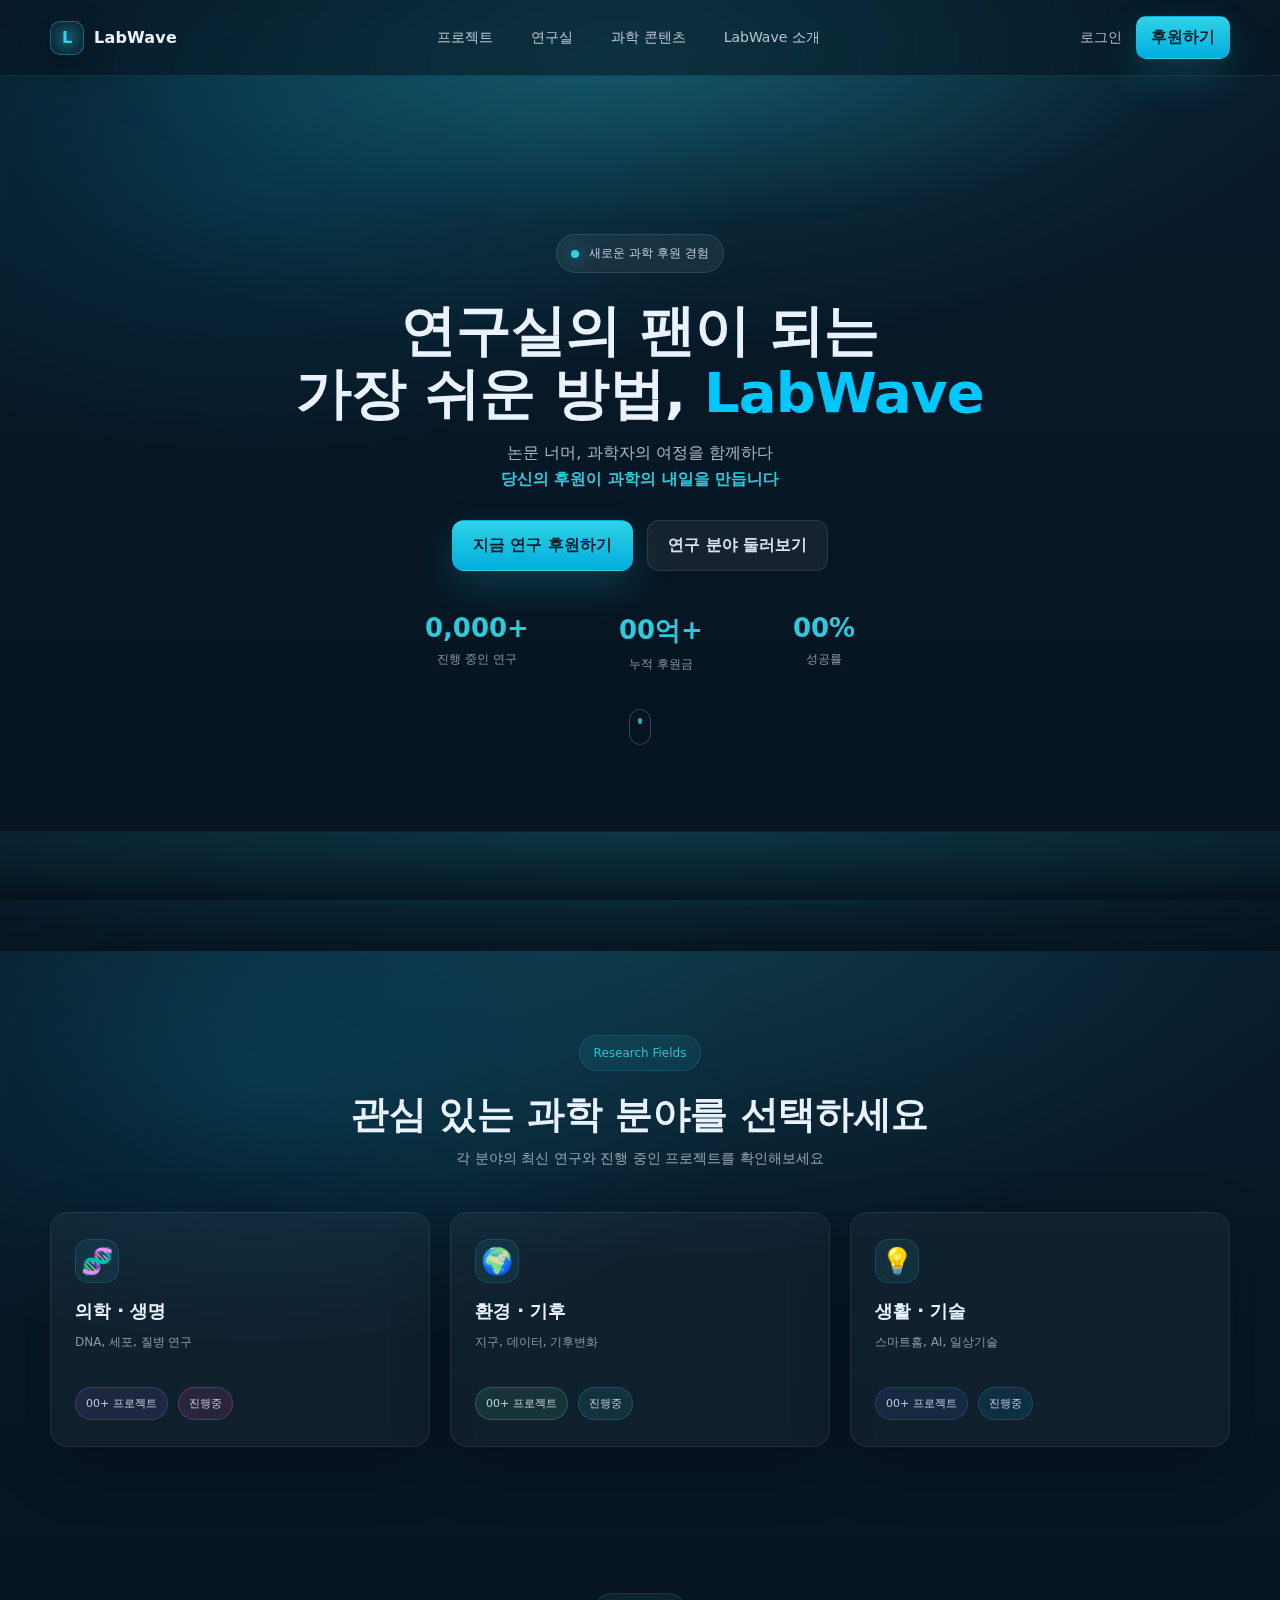
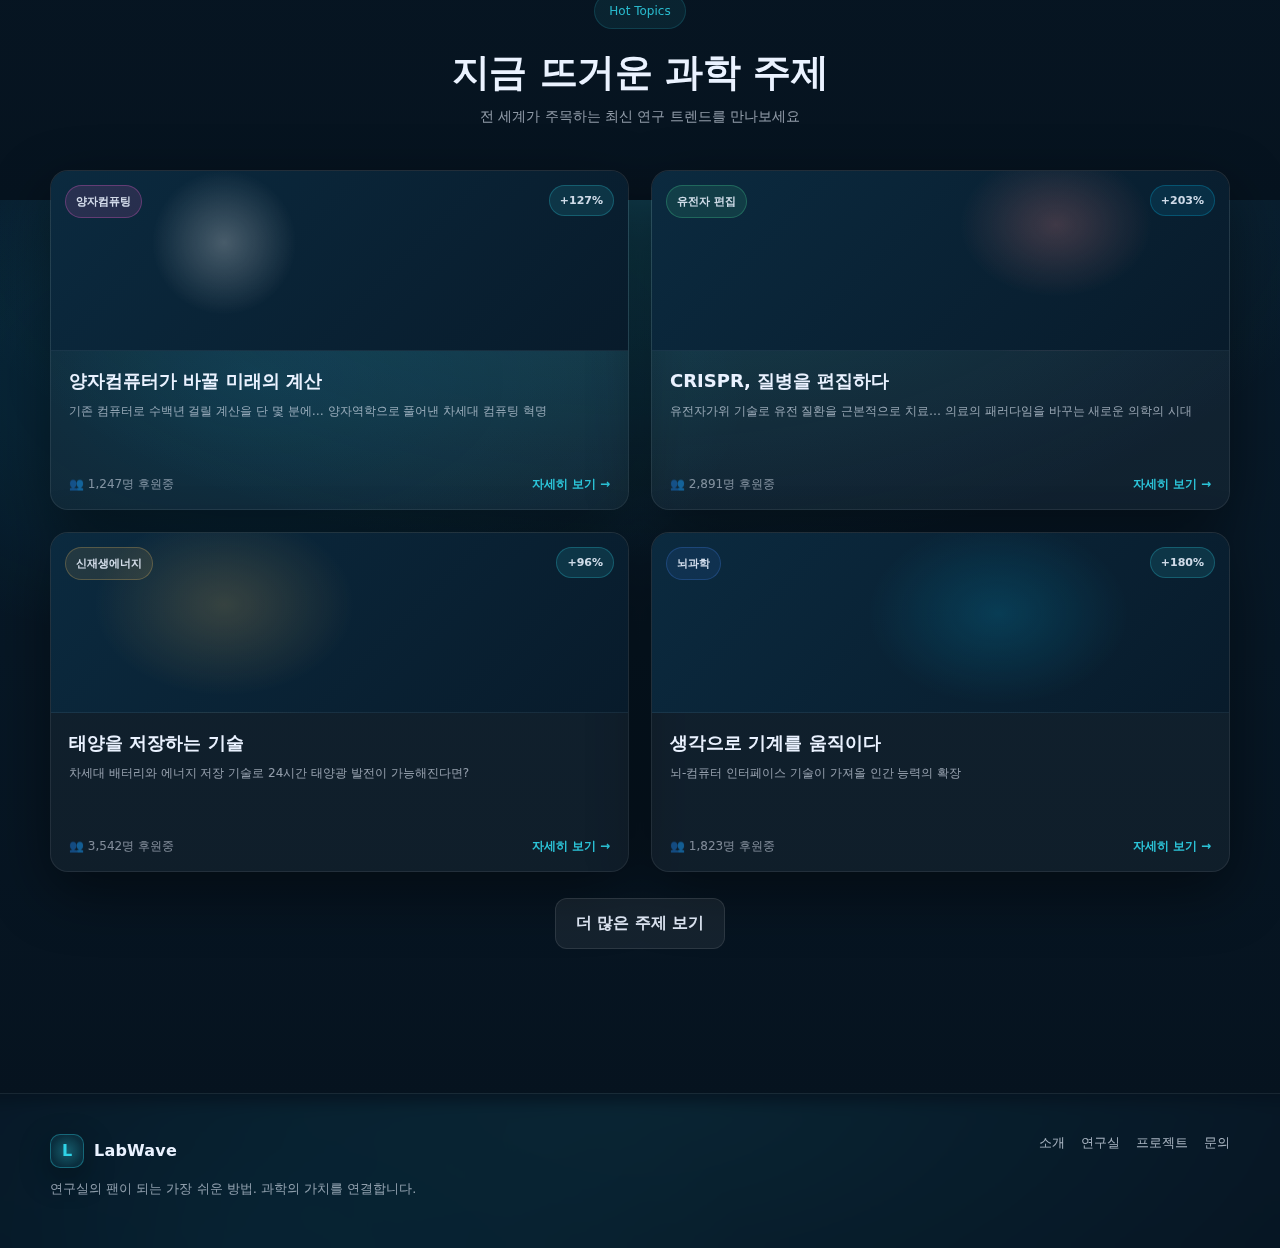
<file: index.html>
<!doctype html>
<html lang="ko">
<head>
  <meta charset="utf-8" />
  <meta name="viewport" content="width=device-width, initial-scale=1" />
  <title>LabWave Demo</title>
  <link rel="stylesheet" href="style.css" />
</head>

<body>
  <!-- 배경(별/그라디언트) -->
  <div class="bg" aria-hidden="true">
    <div class="stars"></div>
    <div class="stars stars2"></div>
    <div class="glow"></div>
  </div>

  <!-- 상단바 -->
  <header class="navbar">
    <div class="container nav-inner">
      <div class="brand">
        <div class="brand-mark">L</div>
        <div class="brand-name">LabWave</div>
      </div>

      <nav class="nav">
        <a href="#projects">프로젝트</a>
        <a href="#labs">연구실</a>
        <a href="#content">과학 콘텐츠</a>
        <a href="#about">LabWave 소개</a>
      </nav>

      <div class="nav-actions">
        <a class="nav-link subtle" href="#login">로그인</a>
        <a class="btn btn-primary btn-sm" href="#join">후원하기</a>
      </div>
    </div>
  </header>

  <main>
    <!-- HERO -->
    <section class="hero" id="top">
      <div class="container hero-inner">
        <div class="pill">
          <span class="dot"></span>
          새로운 과학 후원 경험
        </div>

        <h1 class="hero-title">
          연구실의 팬이 되는<br />
          가장 쉬운 방법, <span class="accent">LabWave</span>
        </h1>

        <p class="hero-sub">
          논문 너머, 과학자의 여정을 함께하다<br />
          <span class="accent2">당신의 후원이 과학의 내일을 만듭니다</span>
        </p>

        <div class="hero-cta">
          <a class="btn btn-primary" href="#join">지금 연구 후원하기</a>
          <a class="btn btn-ghost" href="#fields">연구 분야 둘러보기</a>
        </div>

        <div class="stats">
          <div class="stat">
            <div class="stat-value">0,000+</div>
            <div class="stat-label">진행 중인 연구</div>
          </div>
          <div class="stat">
            <div class="stat-value">00억+</div>
            <div class="stat-label">누적 후원금</div>
          </div>
          <div class="stat">
            <div class="stat-value">00%</div>
            <div class="stat-label">성공률</div>
          </div>
        </div>

        <div class="scroll-hint" aria-hidden="true">
          <div class="mouse"></div>
        </div>
      </div>

      <div class="hero-wave" aria-hidden="true"></div>
    </section>

    <!-- RESEARCH FIELDS -->
    <section id="fields" class="section">
      <div class="container">
        <div class="section-head">
          <span class="section-pill">Research Fields</span>
          <h2 class="section-title">관심 있는 과학 분야를 선택하세요</h2>
          <p class="section-sub">
            각 분야의 최신 연구와 진행 중인 프로젝트를 확인해보세요
          </p>
        </div>

        <div class="field-grid">
          <article class="field-card">
            <div class="field-icon">🧬</div>
            <h3 class="field-title">의학 · 생명</h3>
            <p class="field-desc">DNA, 세포, 질병 연구</p>
            <div class="chips">
              <span class="chip chip-purple">00+ 프로젝트</span>
              <span class="chip chip-pink">진행중</span>
            </div>
          </article>

          <article class="field-card">
            <div class="field-icon">🌍</div>
            <h3 class="field-title">환경 · 기후</h3>
            <p class="field-desc">지구, 데이터, 기후변화</p>
            <div class="chips">
              <span class="chip chip-green">00+ 프로젝트</span>
              <span class="chip chip-teal">진행중</span>
            </div>
          </article>

          <article class="field-card">
            <div class="field-icon">💡</div>
            <h3 class="field-title">생활 · 기술</h3>
            <p class="field-desc">스마트홈, AI, 일상기술</p>
            <div class="chips">
              <span class="chip chip-blue">00+ 프로젝트</span>
              <span class="chip chip-sky">진행중</span>
            </div>
          </article>
        </div>
      </div>
    </section>

    <!-- HOT TOPICS -->
    <section id="content" class="section section-tight">
      <div class="container">
        <div class="section-head">
          <span class="section-pill">Hot Topics</span>
          <h2 class="section-title">지금 뜨거운 과학 주제</h2>
          <p class="section-sub">전 세계가 주목하는 최신 연구 트렌드를 만나보세요</p>
        </div>

        <div class="topic-grid">
          <article class="topic-card">
            <div class="topic-media media-1">
              <span class="badge badge-pink">양자컴퓨팅</span>
              <span class="badge badge-teal badge-right">+127%</span>
            </div>
            <div class="topic-body">
              <h3 class="topic-title">양자컴퓨터가 바꿀 미래의 계산</h3>
              <p class="topic-desc">
                기존 컴퓨터로 수백년 걸릴 계산을 단 몇 분에… 양자역학으로 풀어낸 차세대 컴퓨팅 혁명
              </p>
              <div class="topic-meta">
                <span class="topic-meta-left">👥 1,247명 후원중</span>
                <a class="topic-link" href="#projects">자세히 보기 →</a>
              </div>
            </div>
          </article>

          <article class="topic-card">
            <div class="topic-media media-2">
              <span class="badge badge-green">유전자 편집</span>
              <span class="badge badge-sky badge-right">+203%</span>
            </div>
            <div class="topic-body">
              <h3 class="topic-title">CRISPR, 질병을 편집하다</h3>
              <p class="topic-desc">
                유전자가위 기술로 유전 질환을 근본적으로 치료… 의료의 패러다임을 바꾸는 새로운 의학의 시대
              </p>
              <div class="topic-meta">
                <span class="topic-meta-left">👥 2,891명 후원중</span>
                <a class="topic-link" href="#projects">자세히 보기 →</a>
              </div>
            </div>
          </article>

          <article class="topic-card">
            <div class="topic-media media-3">
              <span class="badge badge-orange">신재생에너지</span>
              <span class="badge badge-teal badge-right">+96%</span>
            </div>
            <div class="topic-body">
              <h3 class="topic-title">태양을 저장하는 기술</h3>
              <p class="topic-desc">
                차세대 배터리와 에너지 저장 기술로 24시간 태양광 발전이 가능해진다면?
              </p>
              <div class="topic-meta">
                <span class="topic-meta-left">👥 3,542명 후원중</span>
                <a class="topic-link" href="#projects">자세히 보기 →</a>
              </div>
            </div>
          </article>

          <article class="topic-card">
            <div class="topic-media media-4">
              <span class="badge badge-blue">뇌과학</span>
              <span class="badge badge-teal badge-right">+180%</span>
            </div>
            <div class="topic-body">
              <h3 class="topic-title">생각으로 기계를 움직이다</h3>
              <p class="topic-desc">
                뇌-컴퓨터 인터페이스 기술이 가져올 인간 능력의 확장
              </p>
              <div class="topic-meta">
                <span class="topic-meta-left">👥 1,823명 후원중</span>
                <a class="topic-link" href="#projects">자세히 보기 →</a>
              </div>
            </div>
          </article>
        </div>

        <div class="center">
          <a class="btn btn-ghost" href="#projects">더 많은 주제 보기</a>
        </div>
      </div>
    </section>

    <!-- FOOTER -->
    <footer class="footer" id="about">
      <div class="container footer-inner">
        <div>
          <div class="brand small">
            <div class="brand-mark">L</div>
            <div class="brand-name">LabWave</div>
          </div>
          <p class="footer-text">
            연구실의 팬이 되는 가장 쉬운 방법. 과학의 가치를 연결합니다.
          </p>
        </div>

        <div class="footer-links">
          <a href="#about">소개</a>
          <a href="#labs">연구실</a>
          <a href="#projects">프로젝트</a>
          <a href="#login">문의</a>
        </div>
      </div>
    </footer>
  </main>
</body>
</html>
</file>
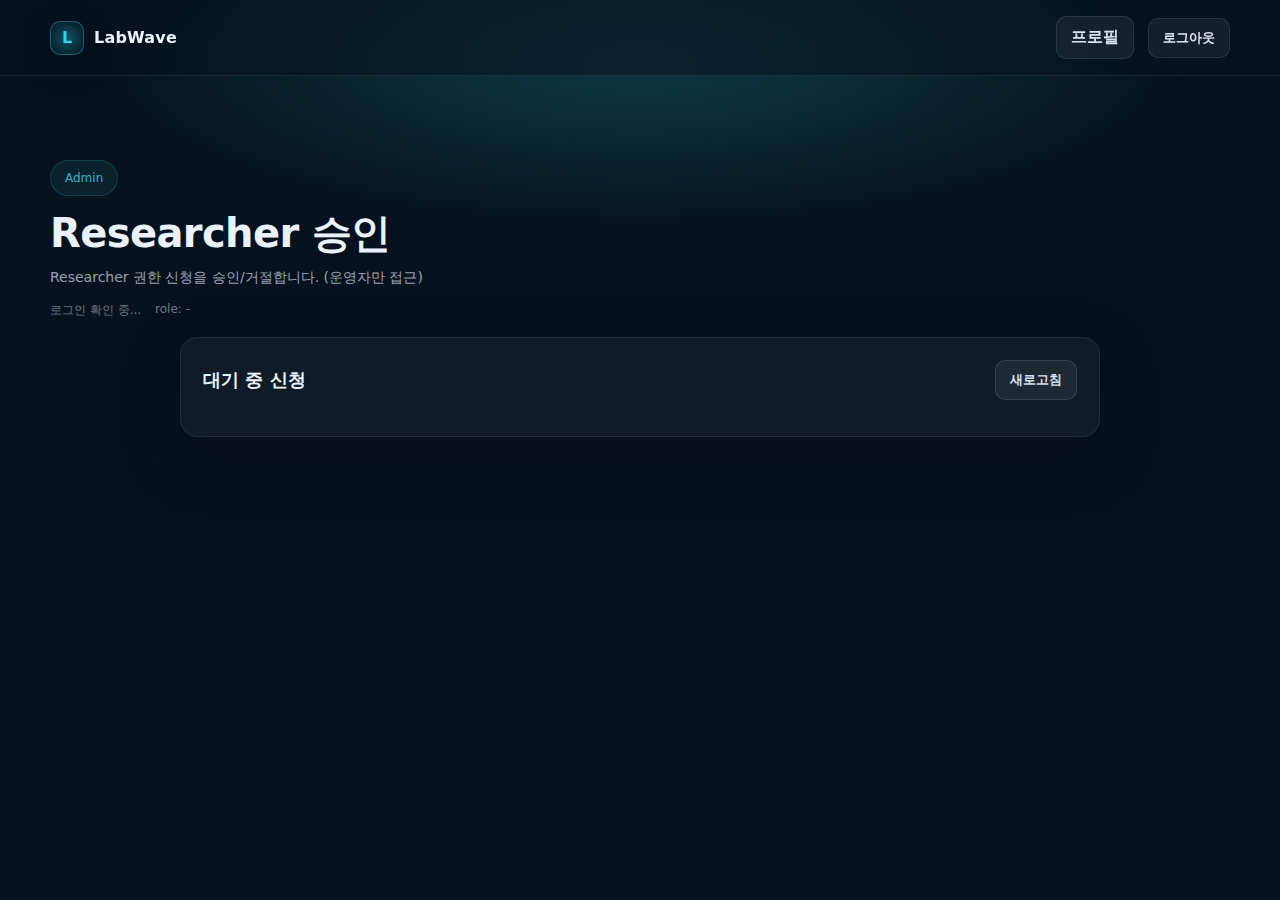
<file: admin.html>
<!doctype html>
<html lang="ko">
<head>
  <meta charset="utf-8" />
  <meta name="viewport" content="width=device-width, initial-scale=1" />
  <title>운영자 승인 | LabWave</title>
  <link rel="stylesheet" href="style.css" />
</head>

<body class="topic-page">
  <div class="bg" aria-hidden="true">
    <div class="stars"></div>
    <div class="stars stars2"></div>
    <div class="glow"></div>
  </div>

  <header class="navbar">
    <div class="container nav-inner">
      <a class="brand" href="index.html">
        <div class="brand-mark">L</div>
        <div class="brand-name">LabWave</div>
      </a>
      <div class="nav-actions">
        <a class="btn btn-ghost btn-sm" href="profile.html">프로필</a>
        <button class="btn btn-ghost btn-sm" id="logoutBtn" type="button">로그아웃</button>
      </div>
    </div>
  </header>

  <main class="section">
    <div class="container">
      <div class="article-head">
        <span class="section-pill">Admin</span>
        <h1 class="article-title">Researcher 승인</h1>
        <p class="article-sub">Researcher 권한 신청을 승인/거절합니다. (운영자만 접근)</p>
        <div class="article-meta">
          <span id="me">로그인 확인 중...</span>
          <span id="role">role: -</span>
        </div>
      </div>

      <article class="article-card" style="max-width: 920px; margin: 0 auto;">
        <div style="display:flex; justify-content:space-between; align-items:center; gap:10px;">
          <h2 style="margin:0;">대기 중 신청</h2>
          <button class="btn btn-ghost btn-sm" id="refreshBtn" type="button">새로고침</button>
        </div>

        <div id="status" style="margin-top:10px; color: rgba(234,242,255,0.75); font-size:13px;"></div>
        <div id="list" style="margin-top:14px;"></div>
      </article>
    </div>
  </main>

  <script type="module">
    import { createClient } from "https://esm.sh/@supabase/supabase-js@2";

    const SUPABASE_URL = "https://gjmffchyvthiwwhlwyam.supabase.co";
    const SUPABASE_KEY = "sb_publishable_U3s5fUx3Bm8TMs70FJawVA_aoCw7GOO";
    const supabase = createClient(SUPABASE_URL, SUPABASE_KEY);

    const $ = (s) => document.querySelector(s);
    const meEl = $("#me");
    const roleEl = $("#role");
    const statusEl = $("#status");
    const listEl = $("#list");
    const refreshBtn = $("#refreshBtn");
    const logoutBtn = $("#logoutBtn");

    function esc(str){
      return (str ?? "")
        .replaceAll("&","&amp;")
        .replaceAll("<","&lt;")
        .replaceAll(">","&gt;")
        .replaceAll('"',"&quot;")
        .replaceAll("'","&#039;");
    }

    function setStatus(msg){ statusEl.textContent = msg; }

    async function requireOperator() {
      const { data: { user } } = await supabase.auth.getUser();
      if (!user) {
        location.href = "auth.html";
        return null;
      }

      meEl.textContent = user.email || "로그인됨";

      const { data: profile, error } = await supabase
        .from("profiles")
        .select("role")
        .eq("id", user.id)
        .single();

      if (error) {
        setStatus("프로필(role) 확인 실패: " + error.message);
        return null;
      }

      roleEl.textContent = "role: " + (profile?.role ?? "-");

      if (profile?.role !== "operator") {
        setStatus("접근 불가: 운영자(operator)만 볼 수 있어요.");
        listEl.innerHTML = "";
        return null;
      }

      return user;
    }

    async function loadPending() {
      setStatus("불러오는 중...");

      const { data, error } = await supabase
        .from("role_requests")
        .select("id,user_id,requested_role,status,message,created_at")
        .eq("requested_role", "researcher")
        .eq("status", "pending")
        .order("created_at", { ascending: false });

      if (error) {
        setStatus("목록 로드 실패: " + error.message);
        listEl.innerHTML = "";
        return;
      }

      if (!data || data.length === 0) {
        setStatus("대기 중 신청이 없어요.");
        listEl.innerHTML = "";
        return;
      }

      setStatus(`대기 ${data.length}건`);

      listEl.innerHTML = `
        <div style="display:flex; flex-direction:column; gap:10px;">
          ${data.map(row => `
            <div class="cmt" style="padding:14px;">
              <div style="display:flex; justify-content:space-between; gap:10px; align-items:center;">
                <div style="font-weight:700;">요청: ${esc(row.requested_role)}</div>
                <div style="opacity:0.7; font-size:12px;">${esc(new Date(row.created_at).toLocaleString())}</div>
              </div>
              <div style="margin-top:8px; opacity:0.85; font-size:13px;">
                user_id: <span style="opacity:0.9;">${esc(row.user_id)}</span>
              </div>
              ${row.message ? `<div style="margin-top:8px; opacity:0.8; font-size:13px;">메시지: ${esc(row.message)}</div>` : ""}

              <div style="margin-top:12px; display:flex; gap:8px;">
                <button class="btn btn-primary btn-sm" data-action="approve" data-id="${row.id}">승인</button>
                <button class="btn btn-ghost btn-sm" data-action="reject" data-id="${row.id}">거절</button>
              </div>
            </div>
          `).join("")}
        </div>
      `;

      listEl.querySelectorAll("[data-action='approve']").forEach(btn => {
        btn.addEventListener("click", async () => {
          const id = btn.dataset.id;
          const ok = confirm("승인할까요? (profiles.role이 researcher로 바뀝니다)");
          if (!ok) return;

          const { error } = await supabase.rpc("approve_researcher_request", { req_id: id });
          if (error) {
            alert("승인 실패: " + error.message);
            return;
          }
          await loadPending();
        });
      });

      listEl.querySelectorAll("[data-action='reject']").forEach(btn => {
        btn.addEventListener("click", async () => {
          const id = btn.dataset.id;
          const ok = confirm("거절할까요?");
          if (!ok) return;

          const { error } = await supabase.rpc("reject_researcher_request", { req_id: id });
          if (error) {
            alert("거절 실패: " + error.message);
            return;
          }
          await loadPending();
        });
      });
    }

    async function logout() {
      await supabase.auth.signOut();
      location.href = "index.html";
    }

    // init
    const user = await requireOperator();
    if (user) await loadPending();

    refreshBtn.addEventListener("click", loadPending);
    logoutBtn.addEventListener("click", logout);
  </script>
</body>
</html>
</file>
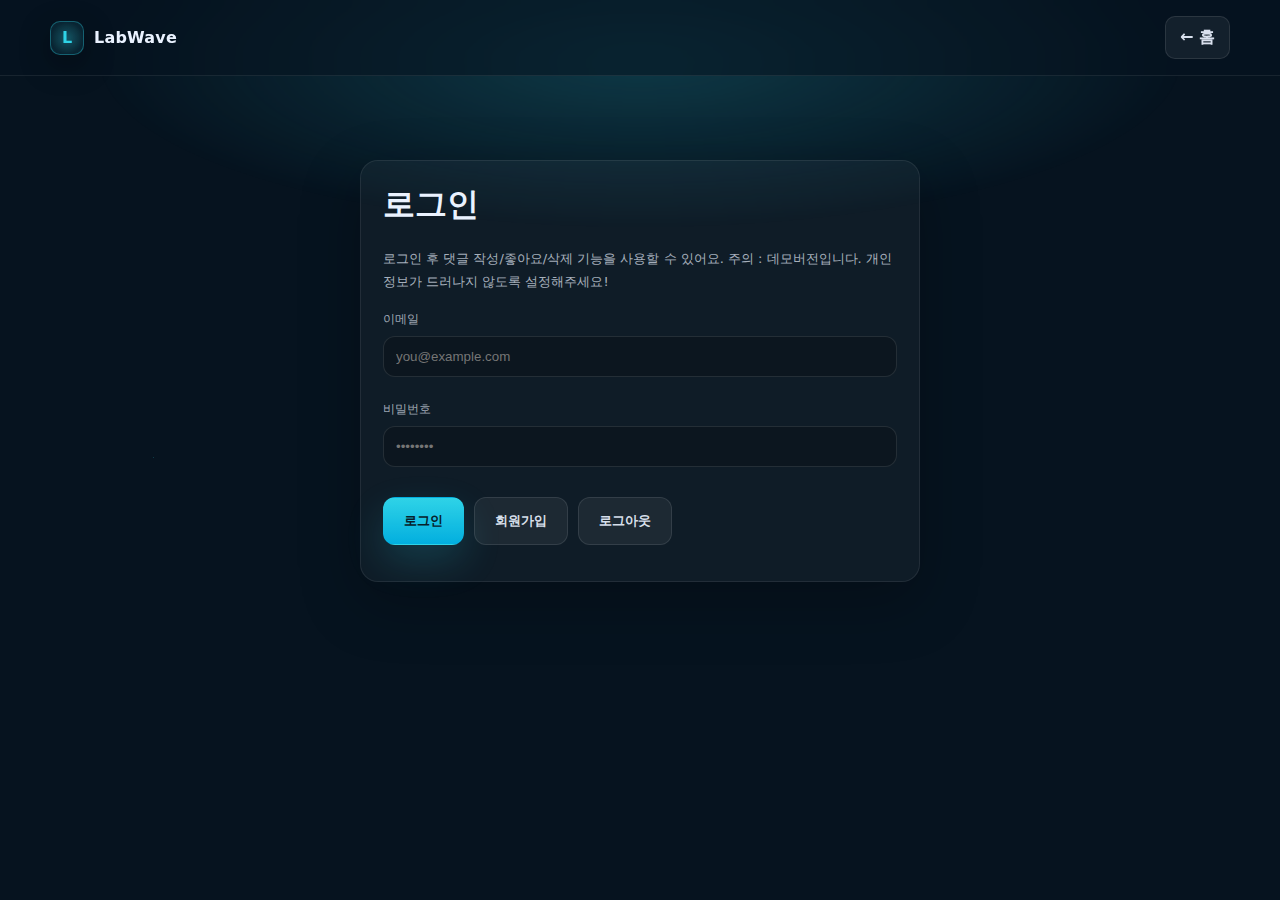
<file: auth.html>
<!doctype html>
<html lang="ko">
<head>
  <meta charset="utf-8" />
  <meta name="viewport" content="width=device-width, initial-scale=1" />
  <title>로그인 | LabWave</title>
  <link rel="stylesheet" href="style.css" />
</head>
<body class="topic-page">
  <div class="bg" aria-hidden="true">
    <div class="stars"></div>
    <div class="stars stars2"></div>
    <div class="glow"></div>
  </div>

  <header class="navbar">
    <div class="container nav-inner">
      <a class="brand" href="index.html">
        <div class="brand-mark">L</div>
        <div class="brand-name">LabWave</div>
      </a>
      <div class="nav-actions">
        <a class="btn btn-ghost btn-sm" href="index.html">← 홈</a>
      </div>
    </div>
  </header>

  <main class="section">
    <div class="container">
      <div class="article-card" style="max-width:560px;margin:0 auto;">
        <h1 style="margin-top:0;">로그인</h1>
        <p style="color:rgba(234,242,255,0.7);margin-top:8px;">
          로그인 후 댓글 작성/좋아요/삭제 기능을 사용할 수 있어요.
          주의 : 데모버전입니다. 개인 정보가 드러나지 않도록 설정해주세요!
        </p>

        <form id="loginForm" style="margin-top:18px;display:grid;gap:12px;">
          <div class="form-row">
            <label class="label">이메일</label>
            <input class="input" id="email" type="email" placeholder="you@example.com" required />
          </div>
          <div class="form-row">
            <label class="label">비밀번호</label>
            <input class="input" id="password" type="password" placeholder="••••••••" required />
          </div>

          <div style="display:flex;gap:10px;flex-wrap:wrap;margin-top:6px;">
            <button class="btn btn-primary" type="submit">로그인</button>
            <button class="btn btn-ghost" type="button" id="signupBtn">회원가입</button>
            <button class="btn btn-ghost" type="button" id="logoutBtn">로그아웃</button>
          </div>
        </form>

        <div id="status" style="margin-top:14px;color:rgba(234,242,255,0.75);font-size:14px;"></div>
      </div>
    </div>
  </main>

  <script type="module">
    import { createClient } from "https://esm.sh/@supabase/supabase-js@2";

    const SUPABASE_URL = "https://gjmffchyvthiwwhlwyam.supabase.co";
    const SUPABASE_KEY = "sb_publishable_U3s5fUx3Bm8TMs70FJawVA_aoCw7GOO";
    const supabase = createClient(SUPABASE_URL, SUPABASE_KEY);

    const $ = (s)=>document.querySelector(s);
    const statusEl = $("#status");

    function setStatus(msg){ statusEl.textContent = msg; }

    async function refreshStatus(){
      const { data: { user } } = await supabase.auth.getUser();
      if (user) setStatus(`로그인됨: ${user.email}`);
      else setStatus("로그아웃 상태");
    }

    $("#loginForm").addEventListener("submit", async (e)=>{
      e.preventDefault();
      const email = $("#email").value.trim();
      const password = $("#password").value;

      const { error } = await supabase.auth.signInWithPassword({ email, password });
      if (error) { setStatus("로그인 실패: " + error.message); return; }
      setStatus("로그인 성공! 이제 댓글을 작성할 수 있어요.");
      await refreshStatus();
    });

    $("#signupBtn").addEventListener("click", async ()=>{
      const email = $("#email").value.trim();
      const password = $("#password").value;

      const { error } = await supabase.auth.signUp({ email, password });
      if (error) { setStatus("회원가입 실패: " + error.message); return; }
      setStatus("회원가입 요청 완료! (이메일 확인이 필요할 수 있어요)");
      await refreshStatus();
    });

    $("#logoutBtn").addEventListener("click", async ()=>{
      await supabase.auth.signOut();
      setStatus("로그아웃 완료");
      await refreshStatus();
    });

    refreshStatus();
  </script>
</body>
</html>
</file>
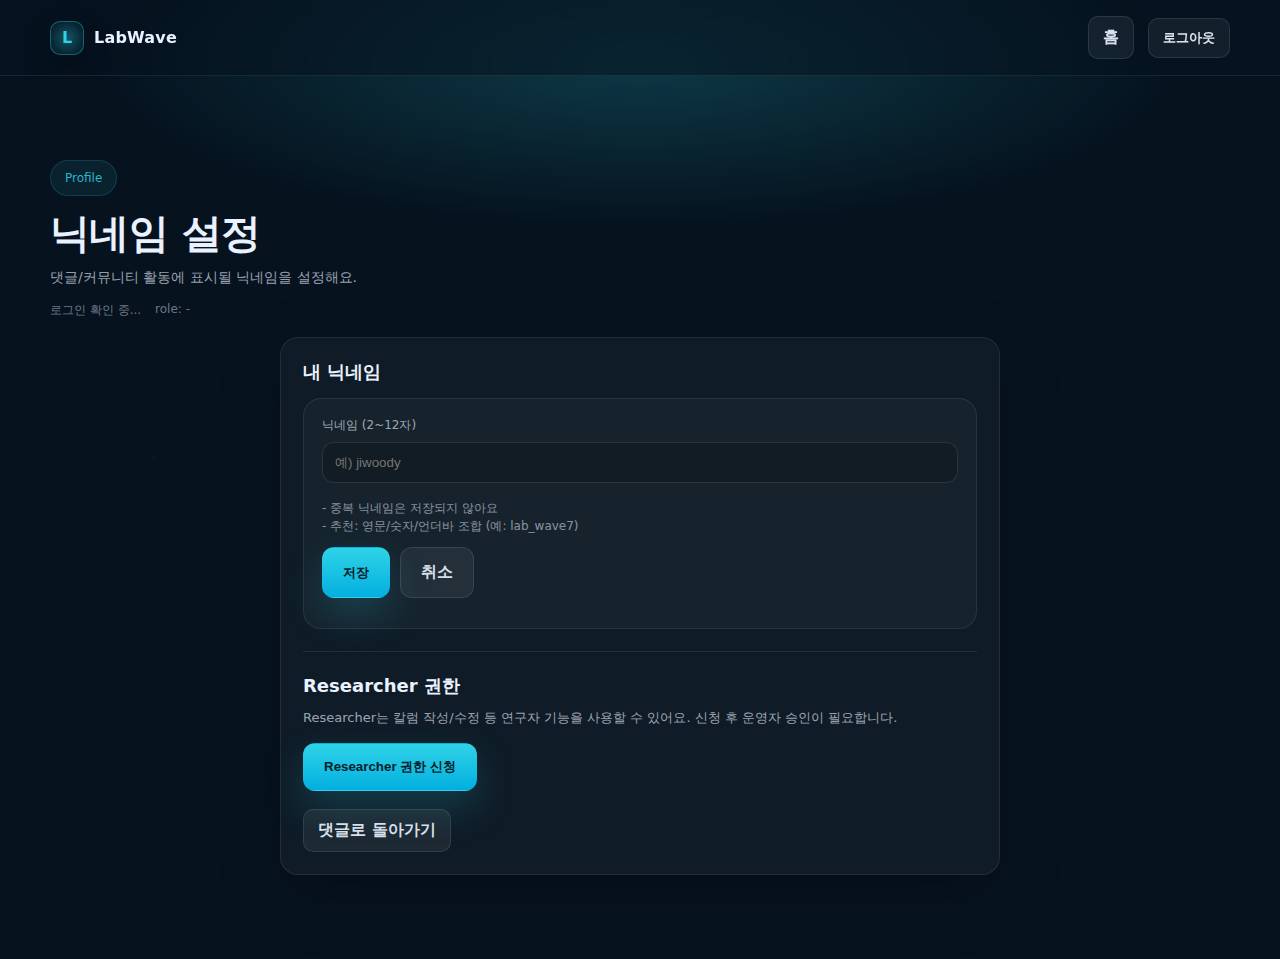
<file: profile.html>
<!doctype html>
<html lang="ko">
<head>
  <meta charset="utf-8" />
  <meta name="viewport" content="width=device-width, initial-scale=1" />
  <title>프로필(닉네임 설정) | LabWave</title>
  <link rel="stylesheet" href="style.css" />
</head>

<body class="topic-page">
  <!-- 배경(별/그라디언트) -->
  <div class="bg" aria-hidden="true">
    <div class="stars"></div>
    <div class="stars stars2"></div>
    <div class="glow"></div>
  </div>

  <!-- 상단바 -->
  <header class="navbar">
    <div class="container nav-inner">
      <a class="brand" href="index.html">
        <div class="brand-mark">L</div>
        <div class="brand-name">LabWave</div>
      </a>

      <div class="nav-actions">
        <a class="btn btn-ghost btn-sm" href="index.html">홈</a>
        <button class="btn btn-ghost btn-sm" id="logoutBtn" type="button">로그아웃</button>
      </div>
    </div>
  </header>

  <main class="section">
    <div class="container">

      <div class="article-head">
        <span class="section-pill">Profile</span>
        <h1 class="article-title">닉네임 설정</h1>
        <p class="article-sub">댓글/커뮤니티 활동에 표시될 닉네임을 설정해요.</p>

        <div class="article-meta">
          <span id="userEmail">로그인 확인 중...</span>
          <span id="userRole">role: -</span>
        </div>
      </div>

      <article class="article-card" style="max-width: 720px; margin: 0 auto;">
        <h2 style="margin-top:0;">내 닉네임</h2>

        <div class="comment-form" style="margin-top: 14px;">
          <div class="form-row">
            <label class="label">닉네임 (2~12자)</label>
            <input id="nicknameInput" class="input" maxlength="12" placeholder="예) jiwoody" />

            <div style="margin-top:8px; color: rgba(234,242,255,0.55); font-size:12px; line-height:1.5;">
              - 중복 닉네임은 저장되지 않아요<br/>
              - 추천: 영문/숫자/언더바 조합 (예: lab_wave7)
            </div>
          </div>

          <div class="form-actions">
            <button class="btn btn-primary" id="saveBtn" type="button">저장</button>
            <a class="btn btn-ghost" href="index.html">취소</a>
          </div>

          <div id="status" style="margin-top:12px; color: rgba(234,242,255,0.75); font-size:13px;"></div>
        </div>

        <!-- ✅ Researcher 권한 신청 섹션 추가 -->
        <hr style="border:none; border-top:1px solid rgba(255,255,255,0.08); margin:22px 0;">

        <h2 style="margin:0;">Researcher 권한</h2>
        <p style="margin:10px 0 0; color: rgba(234,242,255,0.65); font-size:13px; line-height:1.6;">
          Researcher는 칼럼 작성/수정 등 연구자 기능을 사용할 수 있어요. 신청 후 운영자 승인이 필요합니다.
        </p>

        <div class="form-actions" style="margin-top:14px;">
          <button class="btn btn-primary" id="applyResearcherBtn" type="button">Researcher 권한 신청</button>
          <a class="btn btn-ghost" href="admin.html" id="adminLink" style="display:none;">(운영자) 승인 페이지</a>
        </div>

        <div id="applyStatus" style="margin-top:10px; color: rgba(234,242,255,0.75); font-size:13px;"></div>

        <div style="margin-top: 18px;">
          <a class="btn btn-ghost btn-sm" href="topic-quantum.html#comments">댓글로 돌아가기</a>
        </div>
      </article>

    </div>
  </main>

  <script type="module">
    import { createClient } from "https://esm.sh/@supabase/supabase-js@2";

    const SUPABASE_URL = "https://gjmffchyvthiwwhlwyam.supabase.co";
    const SUPABASE_KEY = "sb_publishable_U3s5fUx3Bm8TMs70FJawVA_aoCw7GOO";
    const supabase = createClient(SUPABASE_URL, SUPABASE_KEY);

    const $ = (sel) => document.querySelector(sel);
    const userEmailEl = $("#userEmail");
    const userRoleEl = $("#userRole");

    const nicknameInput = $("#nicknameInput");
    const saveBtn = $("#saveBtn");
    const logoutBtn = $("#logoutBtn");
    const statusEl = $("#status");

    const applyBtn = $("#applyResearcherBtn");
    const applyStatusEl = $("#applyStatus");
    const adminLink = $("#adminLink");

    function setStatus(msg) {
      statusEl.textContent = msg;
    }
    function setApplyStatus(msg) {
      applyStatusEl.textContent = msg;
    }

    function normalizeNickname(v) {
      return (v ?? "").trim();
    }

    async function requireLogin() {
      const { data: { user } } = await supabase.auth.getUser();
      if (!user) {
        location.href = "auth.html";
        return null;
      }
      return user;
    }

    async function loadMyProfile(user) {
      userEmailEl.textContent = user.email || "로그인됨";

      const { data, error } = await supabase
        .from("profiles")
        .select("nickname, role")
        .eq("id", user.id)
        .single();

      if (error) {
        setStatus("프로필을 불러오지 못했어요: " + error.message);
        return null;
      }

      nicknameInput.value = data?.nickname ?? "";
      const role = data?.role ?? "-";
      userRoleEl.textContent = `role: ${role}`;

      // 운영자면 admin 링크 보여주기
      if (role === "operator") {
        adminLink.style.display = "inline-flex";
      } else {
        adminLink.style.display = "none";
      }

      setStatus(data?.nickname ? "현재 닉네임이 설정되어 있어요." : "아직 닉네임이 없어요. 설정해볼까요?");
      return data;
    }

    async function saveNickname(user) {
      const nickname = normalizeNickname(nicknameInput.value);

      if (nickname.length < 2 || nickname.length > 12) {
        setStatus("닉네임은 2~12자로 입력해주세요!");
        return;
      }

      setStatus("저장 중...");

      const { error } = await supabase
        .from("profiles")
        .update({ nickname })
        .eq("id", user.id);

      if (error) {
        setStatus("저장 실패: " + error.message);
        return;
      }

      setStatus("저장 완료! 이제 댓글에 닉네임이 표시돼요.");
    }

    async function loadMyRequest(user, role) {
      // 이미 researcher 이상이면 신청 필요 없음
      if (role === "researcher" || role === "operator") {
        applyBtn.disabled = true;
        setApplyStatus(role === "operator"
          ? "운영자 계정입니다. (신청 불필요)"
          : "이미 Researcher 권한이 있어요. (신청 불필요)"
        );
        return;
      }

      const { data, error } = await supabase
        .from("role_requests")
        .select("status, created_at")
        .eq("user_id", user.id)
        .eq("requested_role", "researcher")
        .order("created_at", { ascending: false })
        .limit(1);

      if (error) {
        setApplyStatus("신청 상태를 불러오지 못했어요: " + error.message);
        applyBtn.disabled = false;
        return;
      }

      const row = data?.[0];
      if (!row) {
        setApplyStatus("아직 신청 내역이 없어요.");
        applyBtn.disabled = false;
        return;
      }

      if (row.status === "pending") {
        setApplyStatus("현재 신청이 접수되어 있어요. (승인 대기)");
        applyBtn.disabled = true;
      } else if (row.status === "approved") {
        setApplyStatus("승인 완료! 이제 Researcher 기능을 사용할 수 있어요.");
        applyBtn.disabled = true;
      } else {
        setApplyStatus("이전 신청이 거절되었어요. 필요하면 다시 신청할 수 있어요.");
        applyBtn.disabled = false;
      }
    }

    async function applyResearcher(user) {
      setApplyStatus("신청 중...");

      const { error } = await supabase
        .from("role_requests")
        .insert({
          user_id: user.id,
          requested_role: "researcher",
          status: "pending",
          message: "profile.html에서 신청"
        });

      if (error) {
        setApplyStatus("신청 실패: " + error.message);
        applyBtn.disabled = false;
        return;
      }

      setApplyStatus("신청 완료! 운영자 승인 후 Researcher로 전환됩니다.");
      applyBtn.disabled = true;
    }

    async function logout() {
      await supabase.auth.signOut();
      location.href = "index.html";
    }

    // init
    const user = await requireLogin();
    if (user) {
      const profile = await loadMyProfile(user);
      const role = profile?.role ?? "-";
      await loadMyRequest(user, role);
    }

    saveBtn.addEventListener("click", async () => {
      const u = await requireLogin();
      if (!u) return;
      await saveNickname(u);
    });

    applyBtn.addEventListener("click", async () => {
      const u = await requireLogin();
      if (!u) return;
      applyBtn.disabled = true;
      await applyResearcher(u);
    });

    logoutBtn.addEventListener("click", logout);
  </script>
</body>
</html>

  <script type="module">
    async function getMyProfile() {
  const { data: { user } } = await supabase.auth.getUser();
  if (!user) return { user: null, profile: null };

  const { data: profile, error } = await supabase
    .from("profiles")
    .select("id, nickname, role")
    .eq("id", user.id)
    .single();

  if (error) return { user, profile: null };
  return { user, profile };
  }
    
    import { createClient } from "https://esm.sh/@supabase/supabase-js@2";

    const SUPABASE_URL = "https://gjmffchyvthiwwhlwyam.supabase.co";
    const SUPABASE_KEY = "sb_publishable_U3s5fUx3Bm8TMs70FJawVA_aoCw7GOO";
    const supabase = createClient(SUPABASE_URL, SUPABASE_KEY);

    const $ = (sel) => document.querySelector(sel);
    const userEmailEl = $("#userEmail");
    const userRoleEl = $("#userRole");
    const nicknameInput = $("#nicknameInput");
    const saveBtn = $("#saveBtn");
    const logoutBtn = $("#logoutBtn");
    const statusEl = $("#status");

    function setStatus(msg) {
      statusEl.textContent = msg;
    }

    // 허용: 영문/숫자/언더바 (원하면 한글 허용으로 바꿀 수 있음)
    function validateNickname(nickname) {
      if (nickname.length < 2 || nickname.length > 12) return "닉네임은 2~12자로 입력해줘!";
      const ok = /^[가-힣a-zA-Z0-9_]+$/.test(nickname);
      if (!ok) return "닉네임은 한글/영문/숫자/언더바(_)만 사용 가능합니다.";
      return null;
    }

    function normalizeNickname(v) {
      return (v ?? "").trim();
    }

    async function requireLogin() {
      const { data: { user } } = await supabase.auth.getUser();
      if (!user) {
        location.href = "auth.html";
        return null;
      }
      return user;
    }

    // 혹시 profiles row가 없다면 생성(트리거 누락 대비)
    async function ensureProfileRow(user) {
      const { error } = await supabase
        .from("profiles")
        .upsert({ id: user.id }, { onConflict: "id" });
      // 에러가 나도 치명적이진 않아서 메시지만
      if (error) setStatus("프로필 초기화 경고: " + error.message);
    }

    async function loadMyProfile(user) {
      userEmailEl.textContent = user.email || "로그인됨";

      const { data, error } = await supabase
        .from("profiles")
        .select("nickname, role")
        .eq("id", user.id)
        .single();

      if (error) {
        setStatus("프로필을 불러오지 못했어요: " + error.message);
        return;
      }

      nicknameInput.value = data?.nickname ?? "";
      userRoleEl.textContent = `role: ${data?.role ?? "supporter"}`;

      setStatus(data?.nickname ? "현재 닉네임이 설정되어 있어요." : "아직 닉네임이 없습니다. 설정해볼까요?");
    }

    // 중복 닉네임 검사 (본인 제외)
    async function checkNicknameTaken(nickname, myId) {
      const { data, error } = await supabase
        .from("profiles")
        .select("id")
        .ilike("nickname", nickname)   // case-insensitive 유사
        .neq("id", myId)
        .limit(1);

      if (error) {
        // 검사 실패 시엔 DB 유니크 인덱스가 최종 방어선이므로 진행은 가능
        return { taken: false, warn: error.message };
      }
      return { taken: (data?.length ?? 0) > 0, warn: null };
    }

    async function saveNickname(user) {
      const nickname = normalizeNickname(nicknameInput.value);

      const vmsg = validateNickname(nickname);
      if (vmsg) {
        setStatus(vmsg);
        return;
      }

      saveBtn.disabled = true;
      nicknameInput.disabled = true;
      setStatus("중복 확인 중...");

      const { taken, warn } = await checkNicknameTaken(nickname, user.id);
      if (warn) {
        // 경고는 띄우되 진행 가능
        setStatus("중복 확인 경고(진행 가능): " + warn);
      }
      if (taken) {
        setStatus("이미 사용 중인 닉네임이야. 다른 닉네임으로 바꿔줘!");
        saveBtn.disabled = false;
        nicknameInput.disabled = false;
        return;
      }

      setStatus("저장 중...");

      const { error } = await supabase
        .from("profiles")
        .update({ nickname })
        .eq("id", user.id);

      if (error) {
        // DB 유니크 위반이면 보통 메시지에 unique/duplicate 같은 단서가 있음
        setStatus("저장 실패: " + error.message);
        saveBtn.disabled = false;
        nicknameInput.disabled = false;
        return;
      }

      setStatus("저장 완료! 이제 댓글/커뮤니티에 닉네임이 표시돼요.");
      saveBtn.disabled = false;
      nicknameInput.disabled = false;
      await loadMyProfile(user);
    }

    async function logout() {
      await supabase.auth.signOut();
      location.href = "index.html";
    }

    // init
    const user = await requireLogin();
    if (user) {
      await ensureProfileRow(user);
      await loadMyProfile(user);
    }

    saveBtn.addEventListener("click", async () => {
      const u = await requireLogin();
      if (!u) return;
      await ensureProfileRow(u);
      await saveNickname(u);
    });

    logoutBtn.addEventListener("click", logout);
  </script>
</body>
</html>
</file>
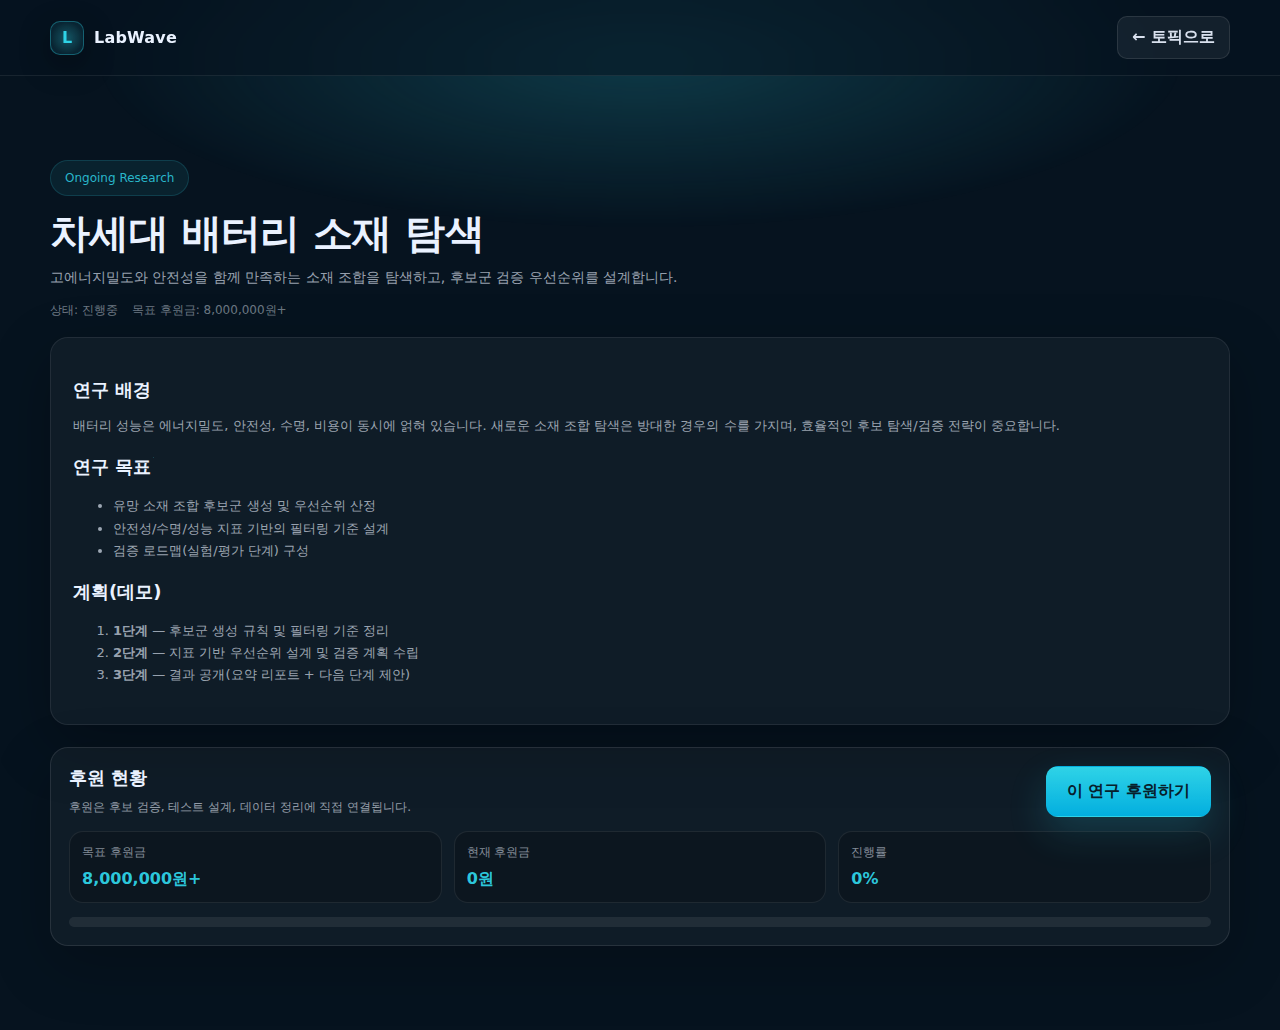
<file: research-battery.html>
<!doctype html>
<html lang="ko">
<head>
  <meta charset="utf-8" />
  <meta name="viewport" content="width=device-width, initial-scale=1" />
  <title>차세대 배터리 소재 탐색 | LabWave</title>
  <link rel="stylesheet" href="style.css" />
</head>

<body class="topic-page">
  <div class="bg" aria-hidden="true">
    <div class="stars"></div>
    <div class="stars stars2"></div>
    <div class="glow"></div>
  </div>

  <header class="navbar">
    <div class="container nav-inner">
      <a class="brand" href="index.html">
        <div class="brand-mark">L</div>
        <div class="brand-name">LabWave</div>
      </a>
      <div class="nav-actions">
        <a class="btn btn-ghost btn-sm" href="topic-quantum.html">← 토픽으로</a>
      </div>
    </div>
  </header>

  <main class="section">
    <div class="container">
      <div class="article-head">
        <span class="section-pill">Ongoing Research</span>
        <h1 class="article-title">차세대 배터리 소재 탐색</h1>
        <p class="article-sub">
          고에너지밀도와 안전성을 함께 만족하는 소재 조합을 탐색하고, 후보군 검증 우선순위를 설계합니다.
        </p>
        <div class="article-meta">
          <span>상태: 진행중</span>
          <span>목표 후원금: 8,000,000원+</span>
        </div>
      </div>

      <article class="article-card">
        <h2>연구 배경</h2>
        <p>
          배터리 성능은 에너지밀도, 안전성, 수명, 비용이 동시에 얽혀 있습니다.
          새로운 소재 조합 탐색은 방대한 경우의 수를 가지며, 효율적인 후보 탐색/검증 전략이 중요합니다.
        </p>

        <h2>연구 목표</h2>
        <ul>
          <li>유망 소재 조합 후보군 생성 및 우선순위 산정</li>
          <li>안전성/수명/성능 지표 기반의 필터링 기준 설계</li>
          <li>검증 로드맵(실험/평가 단계) 구성</li>
        </ul>

        <h2>계획(데모)</h2>
        <ol>
          <li><b>1단계</b> — 후보군 생성 규칙 및 필터링 기준 정리</li>
          <li><b>2단계</b> — 지표 기반 우선순위 설계 및 검증 계획 수립</li>
          <li><b>3단계</b> — 결과 공개(요약 리포트 + 다음 단계 제안)</li>
        </ol>
      </article>

      <section class="donation-panel">
        <div class="donation-top">
          <div>
            <h2 class="donation-title">후원 현황</h2>
            <p class="donation-sub">후원은 후보 검증, 테스트 설계, 데이터 정리에 직접 연결됩니다.</p>
          </div>
          <a class="btn btn-primary" href="donate.html?research=battery">이 연구 후원하기</a>
        </div>

        <div class="donation-stats">
          <div class="ds">
            <div class="ds-label">목표 후원금</div>
            <div class="ds-value">8,000,000원+</div>
          </div>
          <div class="ds">
            <div class="ds-label">현재 후원금</div>
            <div class="ds-value">0원</div>
          </div>
          <div class="ds">
            <div class="ds-label">진행률</div>
            <div class="ds-value">0%</div>
          </div>
        </div>

        <div class="progress" aria-label="후원 진행률">
          <div class="bar" style="width:0%"></div>
        </div>
      </section>
    </div>
  </main>
</body>
</html>
</file>
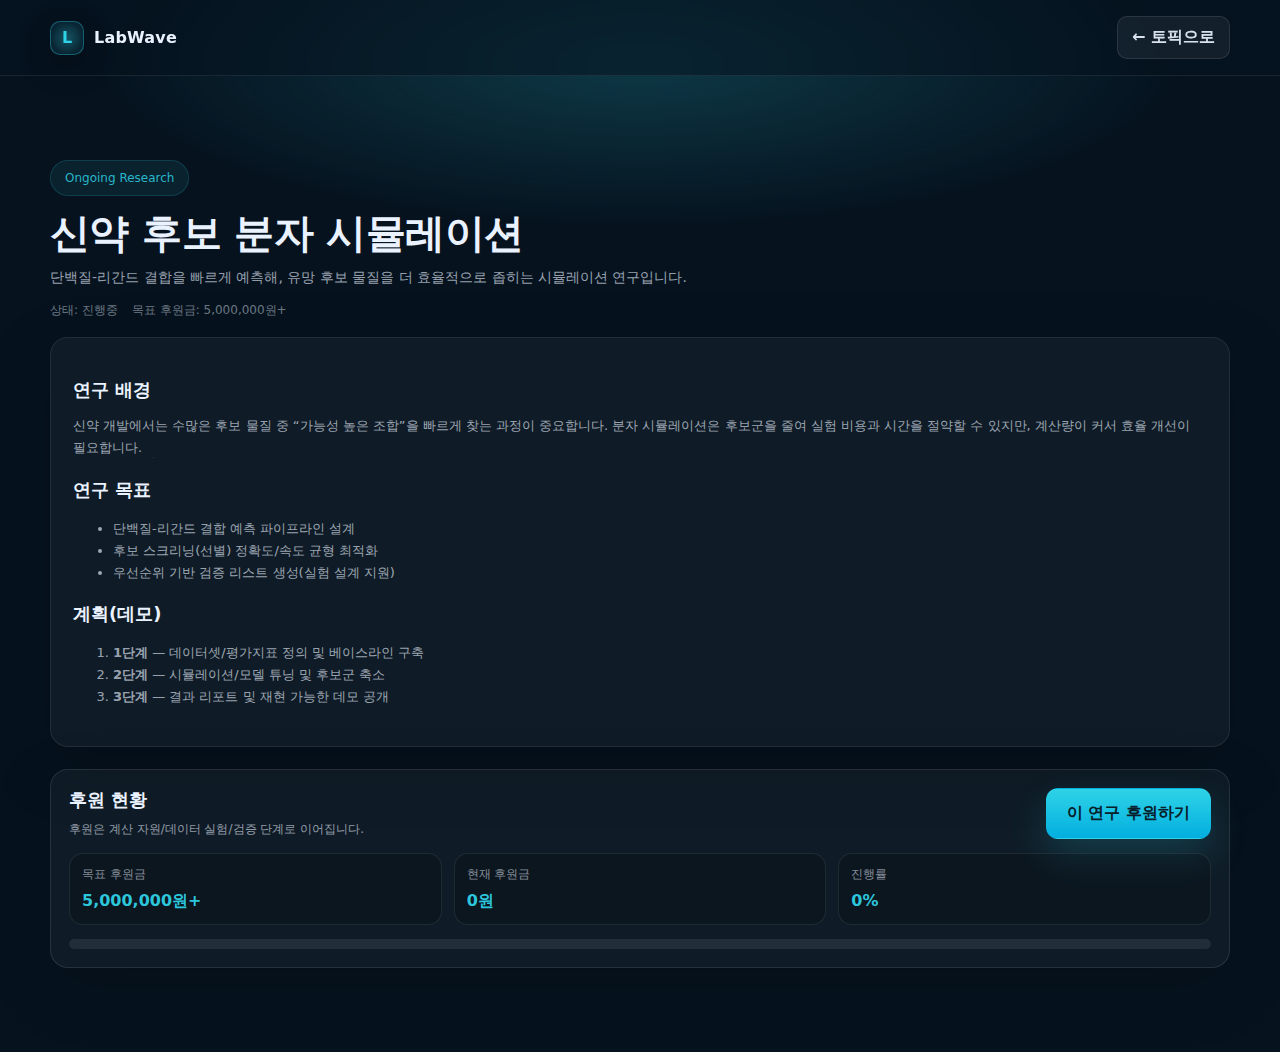
<file: research-drug.html>
<!doctype html>
<html lang="ko">
<head>
  <meta charset="utf-8" />
  <meta name="viewport" content="width=device-width, initial-scale=1" />
  <title>신약 후보 분자 시뮬레이션 | LabWave</title>
  <link rel="stylesheet" href="style.css" />
</head>

<body class="topic-page">
  <div class="bg" aria-hidden="true">
    <div class="stars"></div>
    <div class="stars stars2"></div>
    <div class="glow"></div>
  </div>

  <header class="navbar">
    <div class="container nav-inner">
      <a class="brand" href="index.html">
        <div class="brand-mark">L</div>
        <div class="brand-name">LabWave</div>
      </a>
      <div class="nav-actions">
        <a class="btn btn-ghost btn-sm" href="topic-quantum.html">← 토픽으로</a>
      </div>
    </div>
  </header>

  <main class="section">
    <div class="container">
      <div class="article-head">
        <span class="section-pill">Ongoing Research</span>
        <h1 class="article-title">신약 후보 분자 시뮬레이션</h1>
        <p class="article-sub">
          단백질-리간드 결합을 빠르게 예측해, 유망 후보 물질을 더 효율적으로 좁히는 시뮬레이션 연구입니다.
        </p>
        <div class="article-meta">
          <span>상태: 진행중</span>
          <span>목표 후원금: 5,000,000원+</span>
        </div>
      </div>

      <article class="article-card">
        <h2>연구 배경</h2>
        <p>
          신약 개발에서는 수많은 후보 물질 중 “가능성 높은 조합”을 빠르게 찾는 과정이 중요합니다.
          분자 시뮬레이션은 후보군을 줄여 실험 비용과 시간을 절약할 수 있지만, 계산량이 커서 효율 개선이 필요합니다.
        </p>

        <h2>연구 목표</h2>
        <ul>
          <li>단백질-리간드 결합 예측 파이프라인 설계</li>
          <li>후보 스크리닝(선별) 정확도/속도 균형 최적화</li>
          <li>우선순위 기반 검증 리스트 생성(실험 설계 지원)</li>
        </ul>

        <h2>계획(데모)</h2>
        <ol>
          <li><b>1단계</b> — 데이터셋/평가지표 정의 및 베이스라인 구축</li>
          <li><b>2단계</b> — 시뮬레이션/모델 튜닝 및 후보군 축소</li>
          <li><b>3단계</b> — 결과 리포트 및 재현 가능한 데모 공개</li>
        </ol>
      </article>

      <section class="donation-panel">
        <div class="donation-top">
          <div>
            <h2 class="donation-title">후원 현황</h2>
            <p class="donation-sub">후원은 계산 자원/데이터 실험/검증 단계로 이어집니다.</p>
          </div>
          <a class="btn btn-primary" href="donate.html?research=drug">이 연구 후원하기</a>
        </div>

        <div class="donation-stats">
          <div class="ds">
            <div class="ds-label">목표 후원금</div>
            <div class="ds-value">5,000,000원+</div>
          </div>
          <div class="ds">
            <div class="ds-label">현재 후원금</div>
            <div class="ds-value">0원</div>
          </div>
          <div class="ds">
            <div class="ds-label">진행률</div>
            <div class="ds-value">0%</div>
          </div>
        </div>

        <div class="progress" aria-label="후원 진행률">
          <div class="bar" style="width:0%"></div>
        </div>
      </section>
    </div>
  </main>
</body>
</html>
</file>
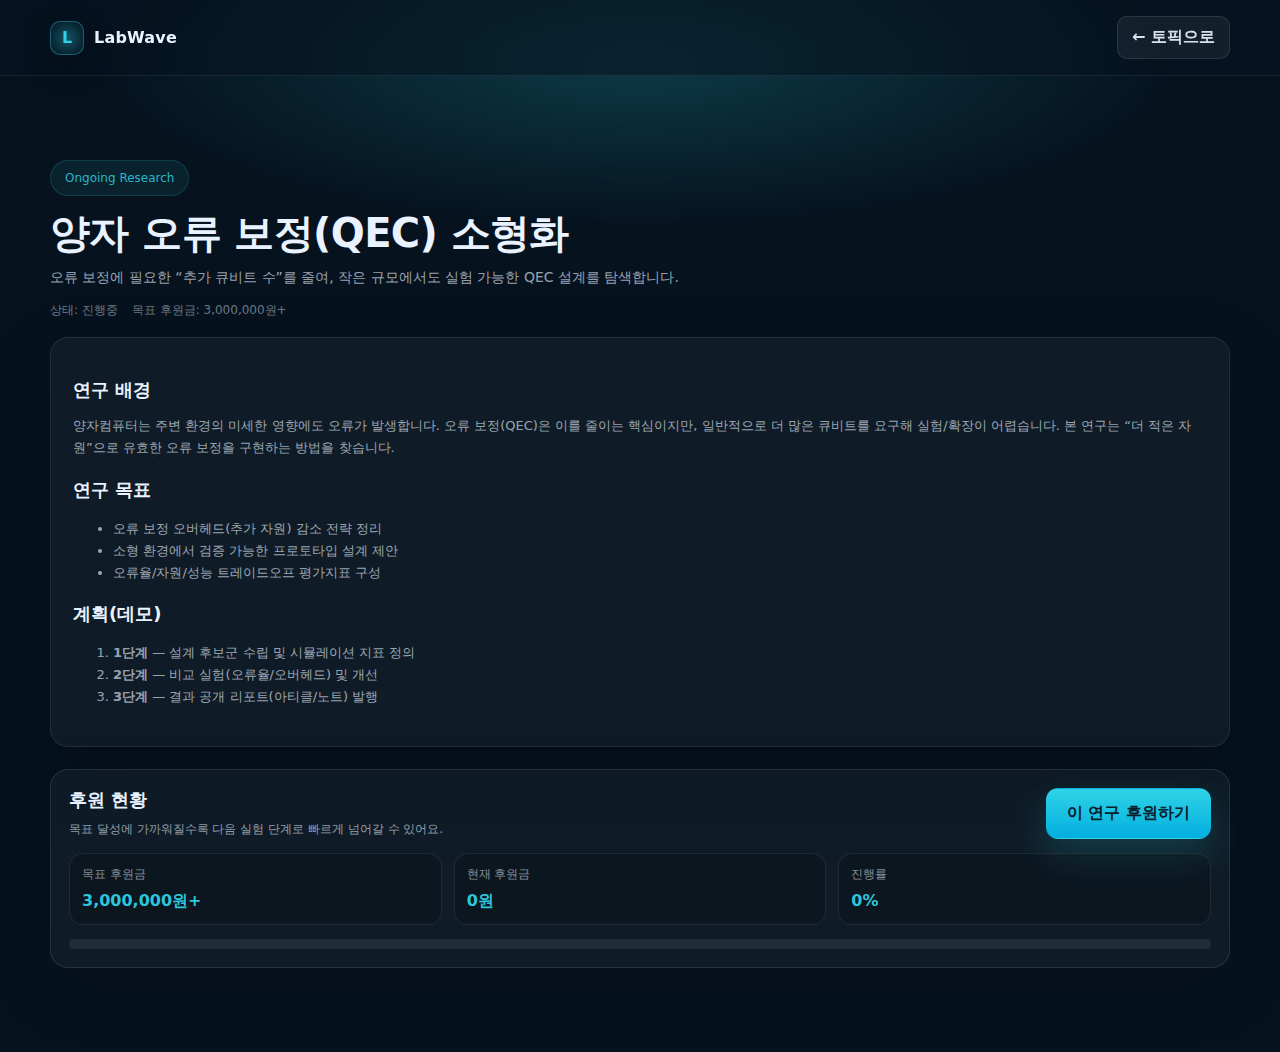
<file: research-qec.html>
<!doctype html>
<html lang="ko">
<head>
  <meta charset="utf-8" />
  <meta name="viewport" content="width=device-width, initial-scale=1" />
  <title>양자 오류 보정(QEC) 소형화 | LabWave</title>
  <link rel="stylesheet" href="style.css" />
</head>

<body class="topic-page">
  <div class="bg" aria-hidden="true">
    <div class="stars"></div>
    <div class="stars stars2"></div>
    <div class="glow"></div>
  </div>

  <header class="navbar">
    <div class="container nav-inner">
      <a class="brand" href="index.html">
        <div class="brand-mark">L</div>
        <div class="brand-name">LabWave</div>
      </a>
      <div class="nav-actions">
        <a class="btn btn-ghost btn-sm" href="topic-quantum.html">← 토픽으로</a>
      </div>
    </div>
  </header>

  <main class="section">
    <div class="container">
      <div class="article-head">
        <span class="section-pill">Ongoing Research</span>
        <h1 class="article-title">양자 오류 보정(QEC) 소형화</h1>
        <p class="article-sub">
          오류 보정에 필요한 “추가 큐비트 수”를 줄여, 작은 규모에서도 실험 가능한 QEC 설계를 탐색합니다.
        </p>
        <div class="article-meta">
          <span>상태: 진행중</span>
          <span>목표 후원금: 3,000,000원+</span>
        </div>
      </div>

      <article class="article-card">
        <h2>연구 배경</h2>
        <p>
          양자컴퓨터는 주변 환경의 미세한 영향에도 오류가 발생합니다. 오류 보정(QEC)은 이를 줄이는 핵심이지만,
          일반적으로 더 많은 큐비트를 요구해 실험/확장이 어렵습니다. 본 연구는 “더 적은 자원”으로 유효한 오류 보정을 구현하는 방법을 찾습니다.
        </p>

        <h2>연구 목표</h2>
        <ul>
          <li>오류 보정 오버헤드(추가 자원) 감소 전략 정리</li>
          <li>소형 환경에서 검증 가능한 프로토타입 설계 제안</li>
          <li>오류율/자원/성능 트레이드오프 평가지표 구성</li>
        </ul>

        <h2>계획(데모)</h2>
        <ol>
          <li><b>1단계</b> — 설계 후보군 수립 및 시뮬레이션 지표 정의</li>
          <li><b>2단계</b> — 비교 실험(오류율/오버헤드) 및 개선</li>
          <li><b>3단계</b> — 결과 공개 리포트(아티클/노트) 발행</li>
        </ol>
      </article>

      <section class="donation-panel">
        <div class="donation-top">
          <div>
            <h2 class="donation-title">후원 현황</h2>
            <p class="donation-sub">목표 달성에 가까워질수록 다음 실험 단계로 빠르게 넘어갈 수 있어요.</p>
          </div>
          <a class="btn btn-primary" href="donate.html?research=qec">이 연구 후원하기</a>
        </div>

        <div class="donation-stats">
          <div class="ds">
            <div class="ds-label">목표 후원금</div>
            <div class="ds-value">3,000,000원+</div>
          </div>
          <div class="ds">
            <div class="ds-label">현재 후원금</div>
            <div class="ds-value">0원</div>
          </div>
          <div class="ds">
            <div class="ds-label">진행률</div>
            <div class="ds-value">0%</div>
          </div>
        </div>

        <div class="progress" aria-label="후원 진행률">
          <div class="bar" style="width:0%"></div>
        </div>
      </section>
    </div>
  </main>
</body>
</html>
</file>
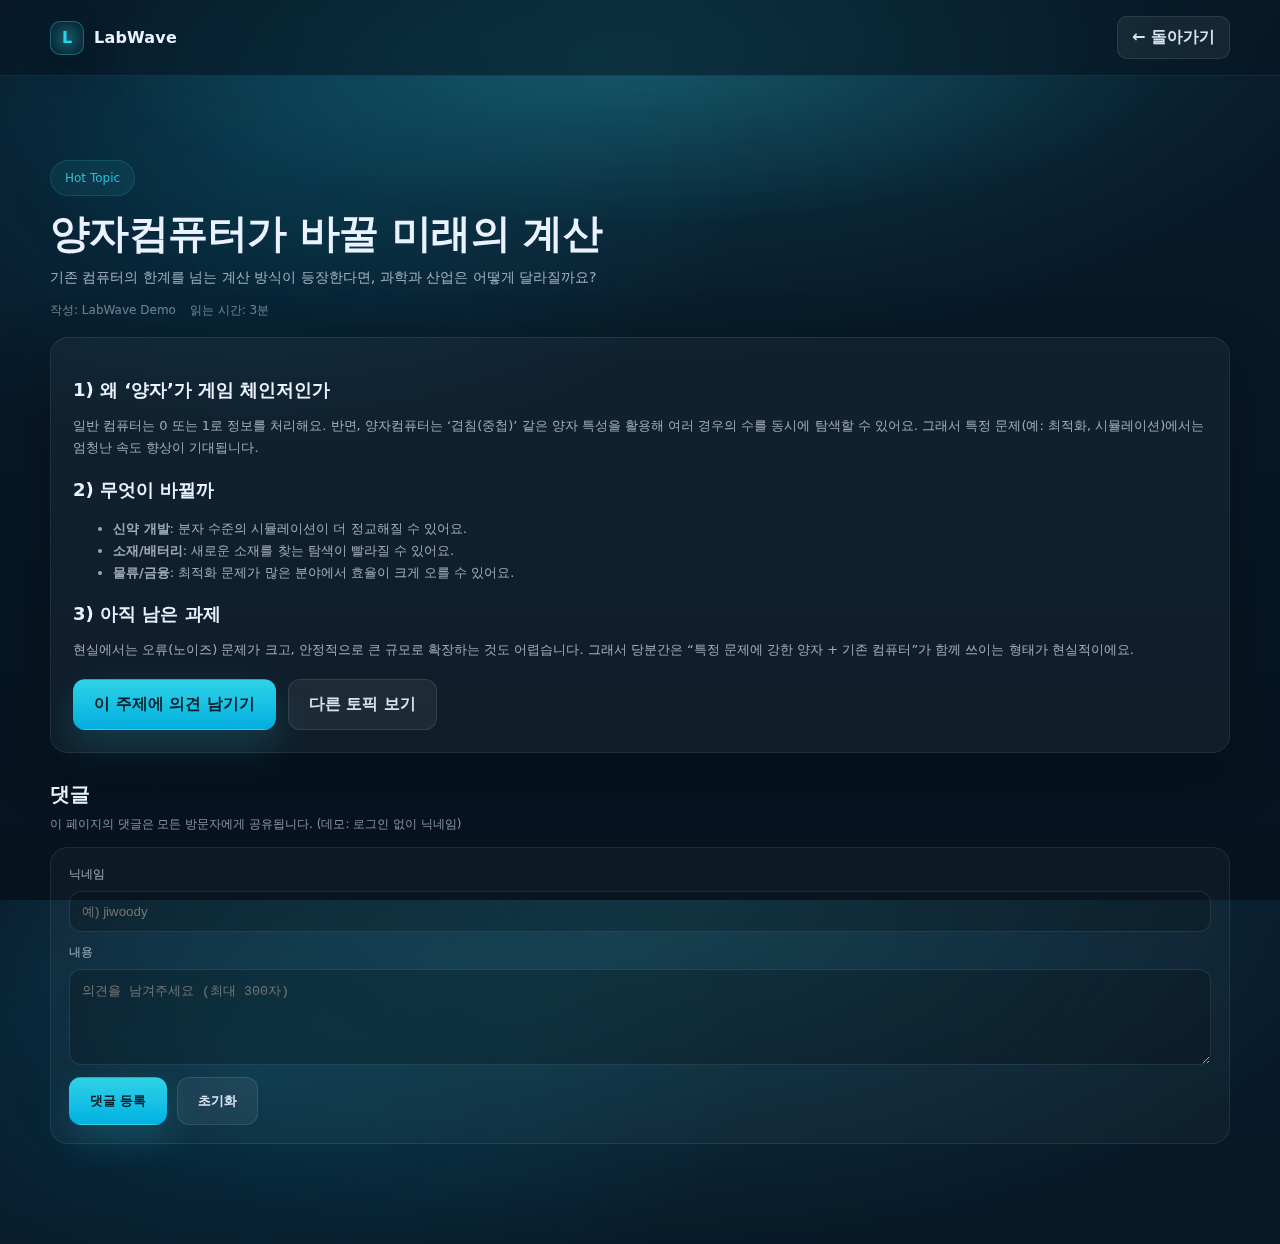
<file: topic-quantum.html>
<!doctype html>
<html lang="ko">
<head>
  <meta charset="utf-8" />
  <meta name="viewport" content="width=device-width, initial-scale=1" />
  <title>양자컴퓨터가 바꿀 미래의 계산 | LabWave</title>
  <link rel="stylesheet" href="style.css" />
</head>

<body>
  <!-- 배경(별/그라디언트) -->
  <div class="bg" aria-hidden="true">
    <div class="stars"></div>
    <div class="stars stars2"></div>
    <div class="glow"></div>
  </div>

  <!-- 상단바(간단) -->
  <header class="navbar">
    <div class="container nav-inner">
      <a class="brand" href="index.html">
        <div class="brand-mark">L</div>
        <div class="brand-name">LabWave</div>
      </a>

      <div class="nav-actions">
        <a class="btn btn-ghost btn-sm" href="index.html#content">← 돌아가기</a>
      </div>
    </div>
  </header>

  <main class="section">
    <div class="container">
      <!-- 칼럼 헤더 -->
      <div class="article-head">
        <span class="section-pill">Hot Topic</span>
        <h1 class="article-title">양자컴퓨터가 바꿀 미래의 계산</h1>
        <p class="article-sub">
          기존 컴퓨터의 한계를 넘는 계산 방식이 등장한다면, 과학과 산업은 어떻게 달라질까요?
        </p>

        <div class="article-meta">
          <span>작성: LabWave Demo</span>
          <span>읽는 시간: 3분</span>
        </div>
      </div>

      <!-- 칼럼 본문 -->
      <article class="article-card">
        <h2>1) 왜 ‘양자’가 게임 체인저인가</h2>
        <p>
          일반 컴퓨터는 0 또는 1로 정보를 처리해요. 반면, 양자컴퓨터는 ‘겹침(중첩)’ 같은 양자 특성을 활용해
          여러 경우의 수를 동시에 탐색할 수 있어요. 그래서 특정 문제(예: 최적화, 시뮬레이션)에서는 엄청난 속도 향상이 기대됩니다.
        </p>

        <h2>2) 무엇이 바뀔까</h2>
        <ul>
          <li><b>신약 개발</b>: 분자 수준의 시뮬레이션이 더 정교해질 수 있어요.</li>
          <li><b>소재/배터리</b>: 새로운 소재를 찾는 탐색이 빨라질 수 있어요.</li>
          <li><b>물류/금융</b>: 최적화 문제가 많은 분야에서 효율이 크게 오를 수 있어요.</li>
        </ul>

        <h2>3) 아직 남은 과제</h2>
        <p>
          현실에서는 오류(노이즈) 문제가 크고, 안정적으로 큰 규모로 확장하는 것도 어렵습니다.
          그래서 당분간은 “특정 문제에 강한 양자 + 기존 컴퓨터”가 함께 쓰이는 형태가 현실적이에요.
        </p>

        <div class="article-cta">
          <a class="btn btn-primary" href="#comments">이 주제에 의견 남기기</a>
          <a class="btn btn-ghost" href="index.html#content">다른 토픽 보기</a>
        </div>
      </article>

      <!-- 댓글/대댓글 -->
      <section id="comments" class="comment-section">
        <div class="comment-head">
          <h2 class="comment-title">댓글</h2>
          <p class="comment-sub">이 페이지의 댓글은 모든 방문자에게 공유됩니다. (데모: 로그인 없이 닉네임)</p>
        </div>

        <!-- 새 댓글 작성 -->
        <form id="newCommentForm" class="comment-form">
          <div class="form-row">
            <label class="label">닉네임</label>
            <input id="authorInput" class="input" maxlength="20" placeholder="예) jiwoody" required />
          </div>

          <div class="form-row">
            <label class="label">내용</label>
            <textarea id="contentInput" class="textarea" maxlength="300" placeholder="의견을 남겨주세요 (최대 300자)" required></textarea>
          </div>

          <div class="form-actions">
            <button class="btn btn-primary" type="submit">댓글 등록</button>
            <button class="btn btn-ghost" type="button" id="resetBtn">초기화</button>
          </div>
        </form>

        <!-- 댓글 리스트 -->
        <div id="commentList" class="comment-list"></div>
      </section>
    </div>
  </main>

  <!-- ✅ Supabase 공유 댓글/대댓글 스크립트 -->
  <script type="module">
    import { createClient } from "https://esm.sh/@supabase/supabase-js@2";

    // ==========================
    // 1) 여기 2줄만 네 값으로 교체
    // ==========================
    const SUPABASE_URL = "https://gjmffchyvthiwwhlwyam.supabase.co";
    const SUPABASE_KEY = "sb_publishable_U3s5fUx3Bm8TMs70FJawVA_aoCw7GOO";

    const supabase = createClient(SUPABASE_URL, SUPABASE_KEY);

    // 페이지(글) 식별자: 다른 글은 slug만 바꾸면 댓글이 분리됨
    const PAGE_SLUG = "topic-quantum";

    const $ = (sel) => document.querySelector(sel);
    const commentListEl = $("#commentList");
    const newCommentForm = $("#newCommentForm");
    const authorInput = $("#authorInput");
    const contentInput = $("#contentInput");
    const resetBtn = $("#resetBtn");

    // ===== 유틸 =====
    function escapeHtml(str) {
      return (str ?? "")
        .replaceAll("&","&amp;")
        .replaceAll("<","&lt;")
        .replaceAll(">","&gt;")
        .replaceAll('"',"&quot;")
        .replaceAll("'","&#039;");
    }

    function formatTime(iso) {
      const d = new Date(iso);
      const yy = String(d.getFullYear()).slice(2);
      const mm = String(d.getMonth()+1).padStart(2,"0");
      const dd = String(d.getDate()).padStart(2,"0");
      const hh = String(d.getHours()).padStart(2,"0");
      const mi = String(d.getMinutes()).padStart(2,"0");
      return `${yy}.${mm}.${dd} ${hh}:${mi}`;
    }

    // ===== Supabase I/O =====
    async function fetchComments() {
      const { data, error } = await supabase
        .from("comments")
        .select("id,page_slug,parent_id,author,content,created_at")
        .eq("page_slug", PAGE_SLUG)
        .order("created_at", { ascending: true });

      if (error) {
        commentListEl.innerHTML = `<div class="comment-empty">댓글을 불러오지 못했어요: ${escapeHtml(error.message)}</div>`;
        return [];
      }
      return data ?? [];
    }

    async function insertComment({ parent_id = null, author, content }) {
      author = (author ?? "").trim().slice(0, 20);
      content = (content ?? "").trim().slice(0, 300);

      if (!author || !content) return;

      const { error } = await supabase.from("comments").insert({
        page_slug: PAGE_SLUG,
        parent_id,
        author,
        content,
      });

      if (error) {
        alert("등록 실패: " + error.message);
        return;
      }
      await render();
    }

    // ===== 트리 구성 =====
    function buildTree(rows) {
      const map = new Map();
      rows.forEach(r => map.set(r.id, { ...r, children: [] }));

      const roots = [];
      map.forEach(node => {
        if (node.parent_id && map.has(node.parent_id)) {
          map.get(node.parent_id).children.push(node);
        } else {
          roots.push(node);
        }
      });

      const sortByTime = (a,b) => new Date(a.created_at) - new Date(b.created_at);
      const deepSort = (nodes) => {
        nodes.sort(sortByTime);
        nodes.forEach(n => deepSort(n.children));
      };
      deepSort(roots);
      return roots;
    }

    // ===== 렌더 =====
    function renderTree(tree) {
      function renderNode(node, depth) {
        const indentClass = depth === 0 ? "cmt" : "cmt cmt-reply";
        const safeAuthor = escapeHtml(node.author);
        const safeContent = escapeHtml(node.content).replaceAll("\n","<br/>");
        const time = formatTime(node.created_at);

        return `
          <div class="${indentClass}">
            <div class="cmt-top">
              <div class="cmt-author">${safeAuthor}</div>
              <div class="cmt-time">${time}</div>
            </div>
            <div class="cmt-content">${safeContent}</div>
            <div class="cmt-actions">
              <button class="cmt-btn" data-action="toggle-reply" data-id="${node.id}">답글</button>
            </div>

            <div class="reply-box" id="replyBox-${node.id}" hidden>
              <form class="reply-form" data-parent="${node.id}">
                <div class="reply-row">
                  <input class="input" maxlength="20" placeholder="닉네임" required />
                </div>
                <div class="reply-row">
                  <textarea class="textarea" maxlength="300" placeholder="대댓글 내용 (최대 300자)" required></textarea>
                </div>
                <div class="reply-actions">
                  <button class="btn btn-primary btn-sm" type="submit">대댓글 등록</button>
                  <button class="btn btn-ghost btn-sm" type="button" data-action="cancel-reply" data-id="${node.id}">취소</button>
                </div>
              </form>
            </div>

            ${node.children.map(ch => renderNode(ch, depth+1)).join("")}
          </div>
        `;
      }

      return tree.map(n => renderNode(n, 0)).join("");
    }

    async function render() {
      commentListEl.innerHTML = `<div class="comment-empty">불러오는 중...</div>`;

      const rows = await fetchComments();
      if (!rows.length) {
        commentListEl.innerHTML = `<div class="comment-empty">아직 댓글이 없어요. 첫 댓글을 남겨보세요!</div>`;
        return;
      }

      const tree = buildTree(rows);
      commentListEl.innerHTML = renderTree(tree);

      // 답글 토글
      commentListEl.querySelectorAll("[data-action='toggle-reply']").forEach(btn => {
        btn.addEventListener("click", () => {
          const id = btn.dataset.id;
          const box = document.getElementById(`replyBox-${id}`);
          box.hidden = !box.hidden;
        });
      });

      // 답글 취소
      commentListEl.querySelectorAll("[data-action='cancel-reply']").forEach(btn => {
        btn.addEventListener("click", () => {
          const id = btn.dataset.id;
          const box = document.getElementById(`replyBox-${id}`);
          box.hidden = true;
        });
      });

      // 대댓글 등록
      commentListEl.querySelectorAll(".reply-form").forEach(form => {
        form.addEventListener("submit", async (e) => {
          e.preventDefault();
          const parent_id = form.dataset.parent;
          const author = form.querySelector("input").value;
          const content = form.querySelector("textarea").value;
          await insertComment({ parent_id, author, content });
        });
      });
    }

    // 새 댓글 등록
    newCommentForm.addEventListener("submit", async (e) => {
      e.preventDefault();
      await insertComment({ author: authorInput.value, content: contentInput.value });
      authorInput.value = "";
      contentInput.value = "";
    });

    resetBtn.addEventListener("click", () => {
      authorInput.value = "";
      contentInput.value = "";
      authorInput.focus();
    });

    // 최초 렌더
    render();
  </script>
</body>
</html>
</file>
<file: style.css>
/* ===== 기본 토큰 ===== */
:root{
  --bg0:#06131f;
  --bg1:#081b2b;
  --bg2:#0b2a3f;

  --text:#eaf2ff;
  --accent:#2fd3e7;
  --accent2:#00c8ff;

  --border: rgba(255,255,255,0.08);
  --shadow: 0 20px 60px rgba(0,0,0,0.45);

  --container: 1180px;
}

*{ box-sizing:border-box; }
html,body{ height:100%; }
body{
  margin:0;
  font-family: ui-sans-serif, system-ui, -apple-system, Segoe UI, Roboto, Arial, "Apple SD Gothic Neo", "Noto Sans KR", sans-serif;
  color:var(--text);
  background:
    radial-gradient(1200px 600px at 50% 0%, rgba(47,211,231,0.18), transparent 60%),
    radial-gradient(900px 500px at 20% 20%, rgba(0,200,255,0.12), transparent 55%),
    linear-gradient(180deg, var(--bg1), var(--bg0));
  overflow-x:hidden;
}
a{ color:inherit; text-decoration:none; }

.container{
  width:min(var(--container), calc(100% - 48px));
  margin:0 auto;
}

/* ===== 배경(별/광원) ===== */
.bg{
  position:fixed;
  inset:0;
  pointer-events:none;
  z-index:-1;
}
.glow{
  position:absolute;
  inset:-200px -200px auto -200px;
  height:520px;
  background: radial-gradient(closest-side, rgba(47,211,231,0.20), transparent 65%);
  filter: blur(2px);
}
.stars{
  position:absolute;
  inset:0;
  background-image:
    radial-gradient(1px 1px at 10% 20%, rgba(47,211,231,0.8), transparent 60%),
    radial-gradient(1px 1px at 30% 60%, rgba(47,211,231,0.7), transparent 60%),
    radial-gradient(1px 1px at 70% 30%, rgba(47,211,231,0.6), transparent 60%),
    radial-gradient(1px 1px at 90% 70%, rgba(47,211,231,0.6), transparent 60%),
    radial-gradient(1px 1px at 50% 85%, rgba(47,211,231,0.5), transparent 60%),
    radial-gradient(1px 1px at 12% 88%, rgba(47,211,231,0.4), transparent 60%),
    radial-gradient(1px 1px at 82% 12%, rgba(47,211,231,0.45), transparent 60%);
  opacity:0.45;
  animation: drift 16s linear infinite;
}
.stars2{
  opacity:0.25;
  filter: blur(0.2px);
  animation-duration: 26s;
}
@keyframes drift{
  0%{ transform: translateY(0px); }
  100%{ transform: translateY(28px); }
}

/* ===== 네비게이션 ===== */
.navbar{
  position:sticky;
  top:0;
  backdrop-filter: blur(10px);
  background: rgba(6,19,31,0.55);
  border-bottom: 1px solid var(--border);
  z-index:10;
}
.nav-inner{
  display:flex;
  align-items:center;
  justify-content:space-between;
  padding: 16px 0;
}
.brand{
  display:flex;
  align-items:center;
  gap:10px;
}
.brand.small .brand-name{ font-size:16px; }
.brand-mark{
  width:34px; height:34px;
  border-radius: 10px;
  display:grid; place-items:center;
  background: radial-gradient(closest-side, rgba(47,211,231,0.35), rgba(47,211,231,0.10));
  border:1px solid rgba(47,211,231,0.35);
  box-shadow: 0 10px 30px rgba(0,0,0,0.35);
  font-weight:800;
  color: var(--accent);
}
.brand-name{ font-weight:800; letter-spacing:0.2px; }

.nav{
  display:flex;
  gap:22px;
  color: rgba(234,242,255,0.75);
  font-size:14px;
}
.nav a{ padding: 8px 8px; border-radius:10px; }
.nav a:hover{ background: rgba(255,255,255,0.06); }

.nav-actions{
  display:flex;
  align-items:center;
  gap:14px;
}
.nav-link.subtle{
  color: rgba(234,242,255,0.70);
  font-size:14px;
}

/* ===== 버튼 ===== */
.btn{
  display:inline-flex;
  align-items:center;
  justify-content:center;
  gap:10px;
  padding: 14px 20px;
  border-radius: 12px;
  border: 1px solid transparent;
  font-weight:700;
  cursor:pointer;
  transition: transform .12s ease, background .12s ease, border-color .12s ease, box-shadow .12s ease;
}
.btn:active{ transform: translateY(1px); }
.btn-sm{ padding: 10px 14px; border-radius: 10px; }

.btn-primary{
  background: linear-gradient(180deg, rgba(47,211,231,1), rgba(0,200,255,0.85));
  color:#07202b;
  box-shadow: 0 16px 38px rgba(47,211,231,0.18);
}
.btn-primary:hover{ box-shadow: 0 18px 48px rgba(47,211,231,0.25); }

.btn-ghost{
  background: rgba(255,255,255,0.06);
  border-color: rgba(255,255,255,0.10);
  color: rgba(234,242,255,0.92);
}
.btn-ghost:hover{
  background: rgba(255,255,255,0.08);
  border-color: rgba(47,211,231,0.25);
}

/* ===== 히어로 ===== */
.hero{ position:relative; padding: 80px 0 0; }
.hero-inner{ padding: 78px 0 86px; text-align:center; }

.pill{
  display:inline-flex;
  align-items:center;
  gap:10px;
  padding: 10px 14px;
  border-radius: 999px;
  font-size: 12px;
  color: rgba(234,242,255,0.78);
  background: rgba(255,255,255,0.06);
  border:1px solid rgba(255,255,255,0.10);
}
.dot{
  width:8px; height:8px;
  border-radius:50%;
  background: var(--accent);
  box-shadow: 0 0 18px rgba(47,211,231,0.8);
}

.hero-title{
  margin: 26px 0 0;
  font-size: 56px;
  line-height: 1.12;
  letter-spacing: -0.8px;
}
.accent{ color: var(--accent2); }
.hero-sub{
  margin: 16px 0 0;
  color: rgba(234,242,255,0.70);
  font-size: 16px;
  line-height:1.6;
}
.accent2{ color: rgba(47,211,231,0.95); font-weight:800; }

.hero-cta{
  margin-top: 28px;
  display:flex;
  justify-content:center;
  gap:14px;
  flex-wrap:wrap;
}

.stats{
  margin-top: 42px;
  display:flex;
  justify-content:center;
  gap: 90px;
  flex-wrap:wrap;
}
.stat-value{
  font-size: 26px;
  font-weight:900;
  color: rgba(47,211,231,0.95);
}
.stat-label{
  margin-top: 8px;
  font-size: 12px;
  color: rgba(234,242,255,0.55);
}

.scroll-hint{
  margin-top: 36px;
  display:flex;
  justify-content:center;
}
.mouse{
  width: 22px;
  height: 36px;
  border-radius: 999px;
  border:1px solid rgba(234,242,255,0.25);
  position:relative;
  opacity:0.9;
}
.mouse:after{
  content:"";
  width:4px; height:6px;
  border-radius: 999px;
  background: rgba(47,211,231,0.9);
  position:absolute;
  left:50%; top:8px;
  transform: translateX(-50%);
  animation: wheel 1.4s ease-in-out infinite;
}
@keyframes wheel{
  0%{ transform: translate(-50%, 0); opacity: 1; }
  70%{ transform: translate(-50%, 10px); opacity: .35; }
  100%{ transform: translate(-50%, 0); opacity: 1; }
}
.hero-wave{
  height: 120px;
  background:
    radial-gradient(140% 120px at 50% 0%, rgba(47,211,231,0.18), transparent 65%),
    linear-gradient(180deg, transparent, rgba(6,19,31,0.92));
  border-top: 1px solid rgba(255,255,255,0.06);
}

/* ===== 섹션 공통 ===== */
.section{
  padding: 84px 0;
  position: relative;
  z-index: 1;
}
.section-tight{ padding-top: 62px; }

.section-head{
  text-align:center;
  margin-bottom: 44px;
}
.section-pill{
  display:inline-flex;
  align-items:center;
  justify-content:center;
  padding: 10px 14px;
  border-radius:999px;
  font-size: 12px;
  color: rgba(47,211,231,0.85);
  background: rgba(47,211,231,0.08);
  border:1px solid rgba(47,211,231,0.16);
}
.section-title{
  margin: 18px 0 0;
  font-size: 38px;
  letter-spacing: -0.4px;
}
.section-sub{
  margin: 10px 0 0;
  color: rgba(234,242,255,0.60);
  font-size: 14px;
}

/* ===== 연구 분야 카드(겹침 방지 안정형) ===== */
.field-grid{
  display:grid;
  grid-template-columns: repeat(3, 1fr);
  gap: 20px;
  align-items: stretch;
}
.field-card{
  background: rgba(255,255,255,0.04);
  border: 1px solid rgba(255,255,255,0.08);
  border-radius: 18px;
  padding: 26px 24px;
  box-shadow: 0 20px 60px rgba(0,0,0,0.22);
  transition: transform .14s ease, border-color .14s ease, background .14s ease;

  overflow: hidden;
  min-height: 200px;
  display: flex;
  flex-direction: column;
}
.field-card:hover{
  transform: translateY(-4px);
  border-color: rgba(47,211,231,0.22);
  background: rgba(255,255,255,0.05);
}
.field-icon{
  font-size: 26px;
  width: 44px; height: 44px;
  display:grid; place-items:center;
  border-radius: 14px;
  background: rgba(47,211,231,0.08);
  border: 1px solid rgba(47,211,231,0.16);
}
.field-title{ margin: 16px 0 0; font-size: 18px; }
.field-desc{
  margin: 10px 0 0;
  color: rgba(234,242,255,0.55);
  font-size: 12px;
  line-height: 1.5;
  min-height: 36px;
}
.chips{
  margin-top: auto;
  padding-top: 18px;
  display:flex;
  gap:10px;
  flex-wrap:wrap;
}
.chip{
  font-size: 11px;
  padding: 8px 10px;
  border-radius: 999px;
  border:1px solid rgba(255,255,255,0.10);
  background: rgba(255,255,255,0.05);
  color: rgba(234,242,255,0.78);
}
.chip-purple{ border-color: rgba(160,120,255,0.25); background: rgba(160,120,255,0.10); }
.chip-pink{ border-color: rgba(255,98,215,0.25); background: rgba(255,98,215,0.10); }
.chip-green{ border-color: rgba(84,255,167,0.22); background: rgba(84,255,167,0.10); }
.chip-teal{ border-color: rgba(47,211,231,0.22); background: rgba(47,211,231,0.10); }
.chip-blue{ border-color: rgba(73,140,255,0.22); background: rgba(73,140,255,0.10); }
.chip-sky{ border-color: rgba(0,200,255,0.20); background: rgba(0,200,255,0.10); }

/* ===== 토픽 카드(겹침 원천 차단 안정형) ===== */
.topic-grid{
  display:grid;
  grid-template-columns: repeat(2, 1fr);
  gap: 22px;
  align-items: stretch;
}

/* 위(이미지) + 아래(텍스트) 완전 분리 */
.topic-card{
  display:flex;
  flex-direction:column;
  border-radius: 18px;
  border: 1px solid rgba(255,255,255,0.08);
  background: rgba(255,255,255,0.04);
  box-shadow: var(--shadow);
  overflow:hidden;
  min-height: 340px;
}

.topic-media{
  flex: 0 0 180px;
  height: 180px;
  position:relative;
  display:flex;
  align-items:flex-start;
  justify-content:space-between;
  padding: 14px;
  border-bottom: 1px solid rgba(255,255,255,0.06);
  overflow:hidden;
}

.media-1{ background: radial-gradient(120px 120px at 30% 40%, rgba(255,255,255,0.25), transparent 60%), linear-gradient(135deg, #0b2a3f, #081b2b); }
.media-2{ background: radial-gradient(160px 120px at 70% 30%, rgba(255,140,140,0.22), transparent 60%), linear-gradient(135deg, #0b2a3f, #081b2b); }
.media-3{ background: radial-gradient(200px 140px at 30% 40%, rgba(255,198,98,0.18), transparent 65%), linear-gradient(135deg, #0b2a3f, #081b2b); }
.media-4{ background: radial-gradient(200px 140px at 60% 45%, rgba(0,200,255,0.16), transparent 65%), linear-gradient(135deg, #0b2a3f, #081b2b); }

.badge{
  display:inline-flex;
  align-items:center;
  padding: 8px 10px;
  border-radius: 999px;
  font-size: 11px;
  font-weight:800;
  border:1px solid rgba(255,255,255,0.10);
  background: rgba(0,0,0,0.22);
  color: rgba(234,242,255,0.88);
}
.badge-right{ margin-left:auto; }
.badge-pink{ border-color: rgba(255,98,215,0.28); background: rgba(255,98,215,0.12); }
.badge-teal{ border-color: rgba(47,211,231,0.26); background: rgba(47,211,231,0.12); }
.badge-green{ border-color: rgba(84,255,167,0.22); background: rgba(84,255,167,0.10); }
.badge-sky{ border-color: rgba(0,200,255,0.24); background: rgba(0,200,255,0.10); }
.badge-orange{ border-color: rgba(255,198,98,0.24); background: rgba(255,198,98,0.10); }
.badge-blue{ border-color: rgba(73,140,255,0.24); background: rgba(73,140,255,0.10); }

.topic-body{
  flex: 1;
  display:flex;
  flex-direction:column;
  padding: 18px 18px 16px;
  gap: 10px;
  min-height: 0;
}
.topic-title{
  margin: 0;
  font-size: 18px;
  line-height: 1.3;
}
.topic-desc{
  margin: 0;
  color: rgba(234,242,255,0.60);
  font-size: 12px;
  line-height: 1.55;

  display: -webkit-box;
  -webkit-line-clamp: 3;
  -webkit-box-orient: vertical;
  overflow: hidden;
}
.topic-meta{
  margin-top: auto;
  display:flex;
  justify-content:space-between;
  align-items:center;
  gap: 12px;
  color: rgba(234,242,255,0.52);
  font-size: 12px;
}
.topic-meta-left{
  white-space: nowrap;
  overflow: hidden;
  text-overflow: ellipsis;
}
.topic-link{
  color: rgba(47,211,231,0.92);
  font-weight:800;
  white-space: nowrap;
}
.topic-link:hover{ text-decoration: underline; }

.center{
  display:flex;
  justify-content:center;
  margin-top: 26px;
}

/* ===== 푸터 ===== */
.footer{
  margin-top: 60px;
  padding: 40px 0 50px;
  border-top: 1px solid rgba(255,255,255,0.08);
  background: rgba(6,19,31,0.55);
  backdrop-filter: blur(8px);
}
.footer-inner{
  display:flex;
  justify-content:space-between;
  align-items:flex-start;
  gap: 24px;
}
.footer-text{
  margin: 12px 0 0;
  color: rgba(234,242,255,0.60);
  font-size: 13px;
  max-width: 520px;
}
.footer-links{
  display:flex;
  gap: 16px;
  flex-wrap:wrap;
  color: rgba(234,242,255,0.70);
  font-size: 13px;
}
.footer-links a:hover{ text-decoration: underline; }

/* ===== 반응형 ===== */
@media (max-width: 980px){
  .nav{ display:none; }
  .hero-title{ font-size: 44px; }
  .stats{ gap: 34px; }
  .field-grid{ grid-template-columns: 1fr; }
  .topic-grid{ grid-template-columns: 1fr; }
  .footer-inner{ flex-direction:column; }
}

/* ===== Article / Comment (Demo) ===== */
.article-head{
  text-align: left;
  margin-bottom: 18px;
}
.article-title{
  margin: 14px 0 0;
  font-size: 40px;
  letter-spacing: -0.6px;
  line-height: 1.15;
}
.article-sub{
  margin: 10px 0 0;
  color: rgba(234,242,255,0.65);
  font-size: 14px;
  line-height: 1.6;
}
.article-meta{
  margin-top: 14px;
  display:flex;
  gap: 14px;
  color: rgba(234,242,255,0.45);
  font-size: 12px;
  flex-wrap: wrap;
}

.article-card{
  margin-top: 18px;
  padding: 22px 22px;
  border-radius: 18px;
  border: 1px solid rgba(255,255,255,0.08);
  background: rgba(255,255,255,0.04);
  box-shadow: 0 20px 60px rgba(0,0,0,0.25);
}
.article-card h2{
  margin: 18px 0 8px;
  font-size: 18px;
}
.article-card p, .article-card li{
  color: rgba(234,242,255,0.65);
  font-size: 13px;
  line-height: 1.7;
}
.article-cta{
  margin-top: 18px;
  display:flex;
  gap: 12px;
  flex-wrap: wrap;
}

.comment-section{
  margin-top: 28px;
}
.comment-head{
  margin: 18px 0 12px;
}
.comment-title{
  margin: 0;
  font-size: 20px;
}
.comment-sub{
  margin: 8px 0 0;
  color: rgba(234,242,255,0.55);
  font-size: 12px;
}

.comment-form{
  margin-top: 14px;
  padding: 18px;
  border-radius: 18px;
  border: 1px solid rgba(255,255,255,0.08);
  background: rgba(255,255,255,0.03);
}
.form-row{
  display:flex;
  flex-direction: column;
  gap: 8px;
  margin-bottom: 12px;
}
.label{
  font-size: 12px;
  color: rgba(234,242,255,0.65);
}
.input, .textarea{
  width: 100%;
  border-radius: 12px;
  border: 1px solid rgba(255,255,255,0.10);
  background: rgba(0,0,0,0.20);
  color: rgba(234,242,255,0.92);
  padding: 12px 12px;
  outline: none;
}
.textarea{
  min-height: 96px;
  resize: vertical;
  line-height: 1.5;
}
.input:focus, .textarea:focus{
  border-color: rgba(47,211,231,0.35);
  box-shadow: 0 0 0 3px rgba(47,211,231,0.10);
}
.form-actions{
  display:flex;
  gap: 10px;
  flex-wrap: wrap;
}

.comment-list{
  margin-top: 16px;
  display:flex;
  flex-direction: column;
  gap: 12px;
}
.comment-empty{
  padding: 18px;
  border-radius: 18px;
  border: 1px dashed rgba(255,255,255,0.18);
  color: rgba(234,242,255,0.55);
  background: rgba(255,255,255,0.02);
}

.cmt{
  padding: 14px 14px;
  border-radius: 16px;
  border: 1px solid rgba(255,255,255,0.08);
  background: rgba(255,255,255,0.03);
}
.cmt-reply{
  margin-left: 22px;
  border-color: rgba(47,211,231,0.16);
  background: rgba(47,211,231,0.03);
}
.cmt-top{
  display:flex;
  justify-content: space-between;
  gap: 10px;
  margin-bottom: 8px;
}
.cmt-author{
  font-weight: 800;
  color: rgba(234,242,255,0.92);
  font-size: 13px;
}
.cmt-time{
  color: rgba(234,242,255,0.45);
  font-size: 11px;
  white-space: nowrap;
}
.cmt-content{
  color: rgba(234,242,255,0.68);
  font-size: 13px;
  line-height: 1.6;
}
.cmt-actions{
  margin-top: 10px;
  display:flex;
  gap: 8px;
}
.cmt-btn{
  border: 1px solid rgba(255,255,255,0.10);
  background: rgba(255,255,255,0.04);
  color: rgba(234,242,255,0.75);
  border-radius: 999px;
  padding: 8px 10px;
  font-size: 12px;
  font-weight: 800;
  cursor: pointer;
}
.cmt-btn:hover{
  border-color: rgba(47,211,231,0.25);
  color: rgba(47,211,231,0.95);
}

.reply-box{
  margin-top: 10px;
  padding: 12px;
  border-radius: 14px;
  border: 1px solid rgba(255,255,255,0.08);
  background: rgba(0,0,0,0.14);
}
.reply-row{ margin-bottom: 10px; }
.reply-actions{
  display:flex;
  gap: 8px;
  flex-wrap: wrap;
}

@media (max-width: 980px){
  .article-title{ font-size: 30px; }
  .cmt-reply{ margin-left: 14px; }
}

/* =========================
   Topic page 전용(단색 바닥)
   ========================= */
body.topic-page{
  background: var(--bg0);         /* 아래는 단색 */
}

/* 배경(.bg)을 화면 전체 fixed가 아니라, 페이지 상단 영역만 커버하도록 */
body.topic-page .bg{
  position:absolute;              /* fixed -> absolute */
  top:0; left:0; right:0;
  height: 520px;                  /* 상단만 효과 */
  overflow:hidden;
  z-index:-1;
}

/* 별/광원 효과는 유지(상단만) */
body.topic-page .glow{
  inset: -200px -200px auto -200px;
  height: 520px;
}

/* 본문 아래쪽에서 띠처럼 보이는 현상 줄이기: stars 애니메이션은 유지/완화 */
body.topic-page .stars{
  animation-duration: 24s;
}
body.topic-page .stars2{
  animation-duration: 36s;
}

/* 후원 CTA 박스 */
.donate-cta{
  margin-top: 22px;
  padding: 18px 18px;
  border-radius: 18px;
  border: 1px solid rgba(255,255,255,0.10);
  background: rgba(255,255,255,0.04);
  display:flex;
  align-items:center;
  justify-content:space-between;
  gap: 16px;
  box-shadow: 0 20px 60px rgba(0,0,0,0.22);
}

.donate-title{
  margin: 0;
  font-size: 18px;
}
.donate-sub{
  margin: 8px 0 0;
  color: rgba(234,242,255,0.60);
  font-size: 12px;
  line-height: 1.55;
}

@media (max-width: 980px){
  .donate-cta{ flex-direction:column; align-items:flex-start; }
}

.action-dropdown{
  position: relative;
  display: inline-block;
}

.action-menu{
  position: absolute;
  top: 110%;
  left: 0;
  min-width: 160px;
  background: rgba(10,25,40,0.95);
  border: 1px solid rgba(255,255,255,0.10);
  border-radius: 12px;
  padding: 6px;
  display: none;
  flex-direction: column;
  box-shadow: 0 10px 30px rgba(0,0,0,0.4);
  z-index: 50;
}

.action-menu a{
  padding: 10px 10px;
  border-radius: 10px;
  font-size: 13px;
  color: rgba(234,242,255,0.92);
}

.action-menu a:hover{
  background: rgba(47,211,231,0.12);
}

.donation-panel{
  margin-top: 22px;
  padding: 18px;
  border-radius: 18px;
  border: 1px solid rgba(255,255,255,0.10);
  background: rgba(255,255,255,0.04);
  box-shadow: 0 20px 60px rgba(0,0,0,0.22);
}
.donation-top{
  display:flex;
  justify-content:space-between;
  align-items:flex-start;
  gap:16px;
}
.donation-title{ margin:0; font-size:18px; }
.donation-sub{
  margin:8px 0 0;
  color: rgba(234,242,255,0.60);
  font-size: 12px;
  line-height:1.55;
}
.donation-stats{
  margin-top: 14px;
  display:grid;
  grid-template-columns: repeat(3, 1fr);
  gap: 12px;
}
.ds{
  border: 1px solid rgba(255,255,255,0.08);
  background: rgba(0,0,0,0.18);
  border-radius: 14px;
  padding: 12px;
}
.ds-label{ font-size: 12px; color: rgba(234,242,255,0.55); }
.ds-value{
  margin-top: 8px;
  font-size: 16px;
  font-weight: 900;
  color: rgba(47,211,231,0.95);
}
.progress{
  margin-top: 14px;
  height: 10px;
  border-radius: 999px;
  background: rgba(255,255,255,0.08);
  overflow:hidden;
}
.progress .bar{
  height:100%;
  border-radius: 999px;
  background: linear-gradient(180deg, rgba(47,211,231,1), rgba(0,200,255,0.85));
}
@media (max-width: 980px){
  .donation-top{ flex-direction:column; }
  .donation-stats{ grid-template-columns: 1fr; }
}

/* ===== 프로필 모달 ===== */
.modal[hidden]{ display:none; }
.modal{
  position:fixed;
  inset:0;
  z-index:999;
}
.modal-backdrop{
  position:absolute;
  inset:0;
  background: rgba(0,0,0,0.55);
  backdrop-filter: blur(6px);
}
.modal-card{
  position:relative;
  width:min(560px, calc(100% - 32px));
  margin: 90px auto 0;
  background: rgba(255,255,255,0.06);
  border:1px solid rgba(255,255,255,0.10);
  border-radius: 18px;
  box-shadow: 0 20px 60px rgba(0,0,0,0.45);
  padding: 18px;
}
.modal-head{
  display:flex;
  justify-content:space-between;
  align-items:flex-start;
  gap:12px;
  padding-bottom: 12px;
  border-bottom: 1px solid rgba(255,255,255,0.08);
}
.modal-title{
  font-weight:900;
  font-size:18px;
}
.modal-sub{
  margin-top:4px;
  font-size:13px;
  opacity:.75;
}
.modal-section{
  padding-top: 14px;
}
.modal-actions{
  display:flex;
  gap:10px;
  flex-wrap:wrap;
  margin-top: 14px;
}
.profile-row{
  display:flex;
  justify-content:space-between;
  align-items:center;
  gap:14px;
  padding: 10px 0;
  border-bottom: 1px dashed rgba(255,255,255,0.08);
}
.profile-label{
  font-size:13px;
  opacity:.75;
}
.profile-value{
  font-size:13px;
  opacity:.95;
  text-align:right;
  word-break: break-all;
}
.muted{ opacity:.75; font-size:13px; }
.hint{ font-size:13px; opacity:.85; }
</file>
